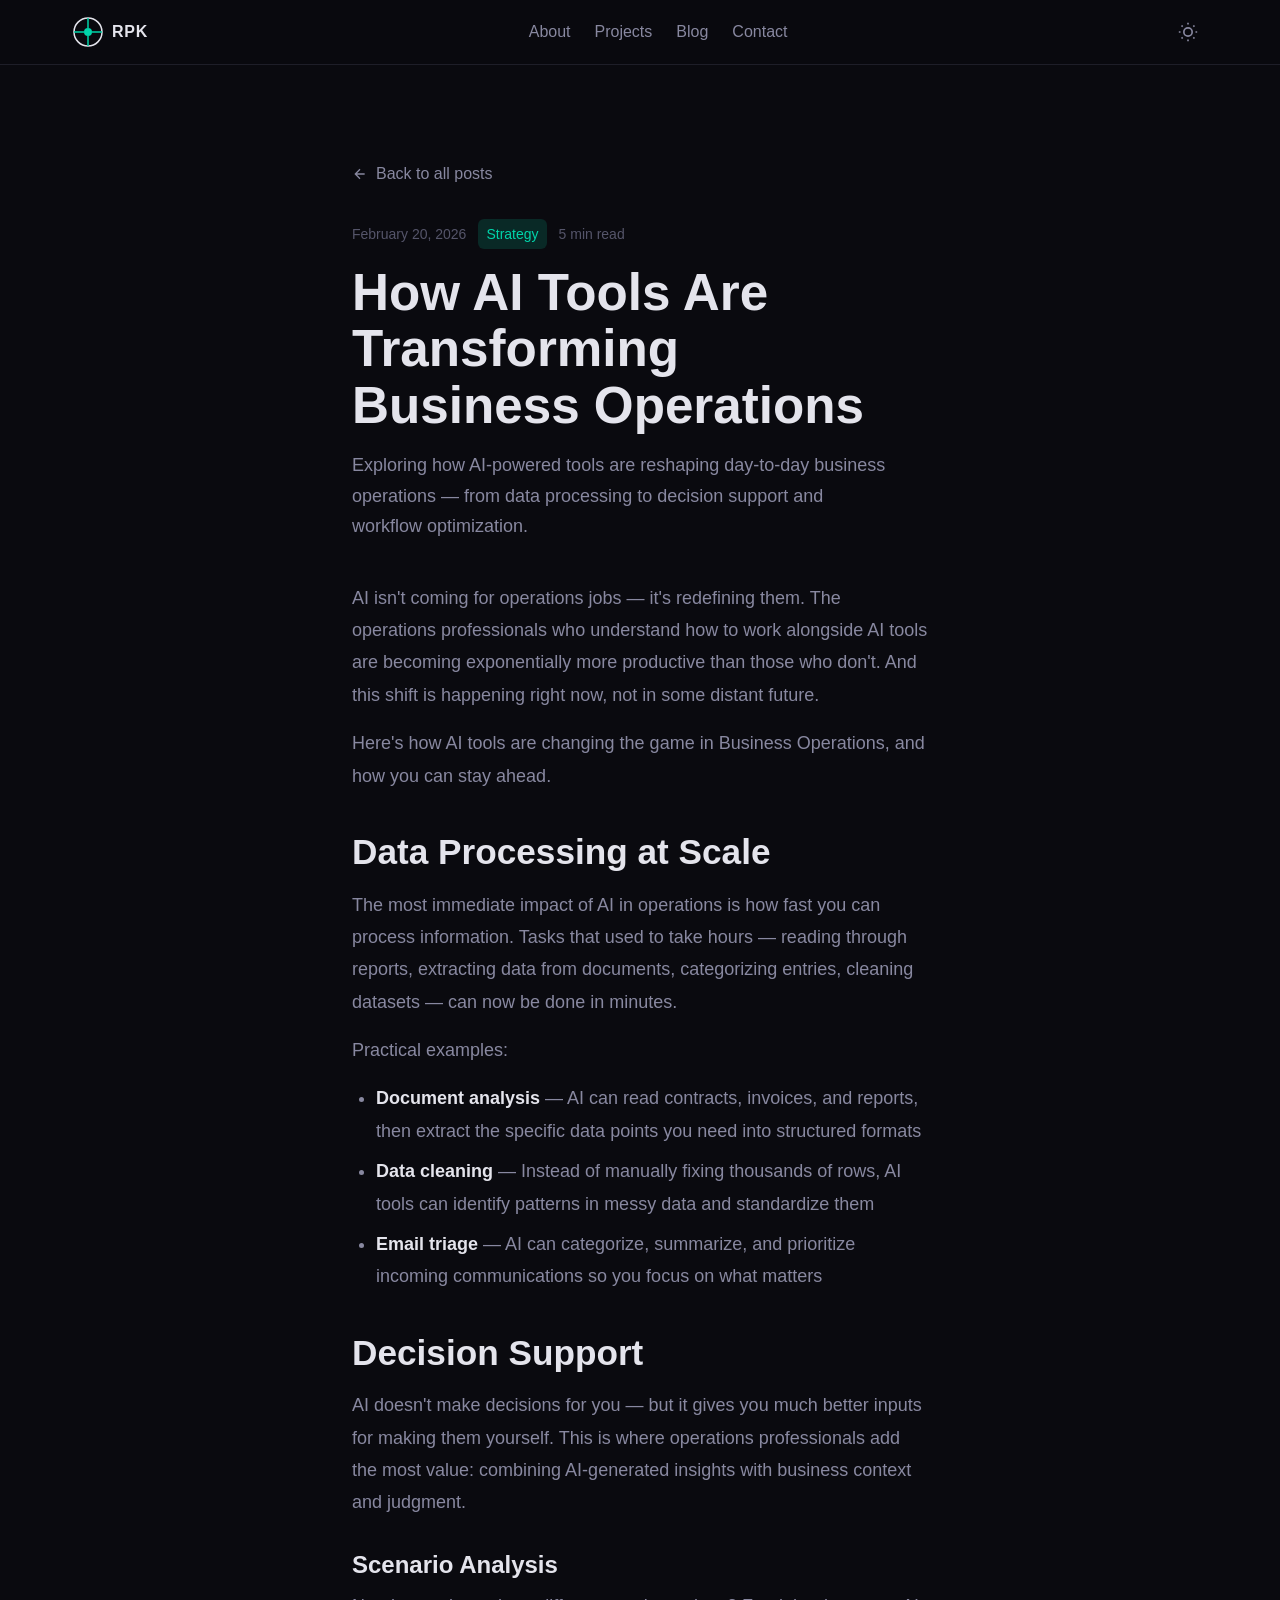
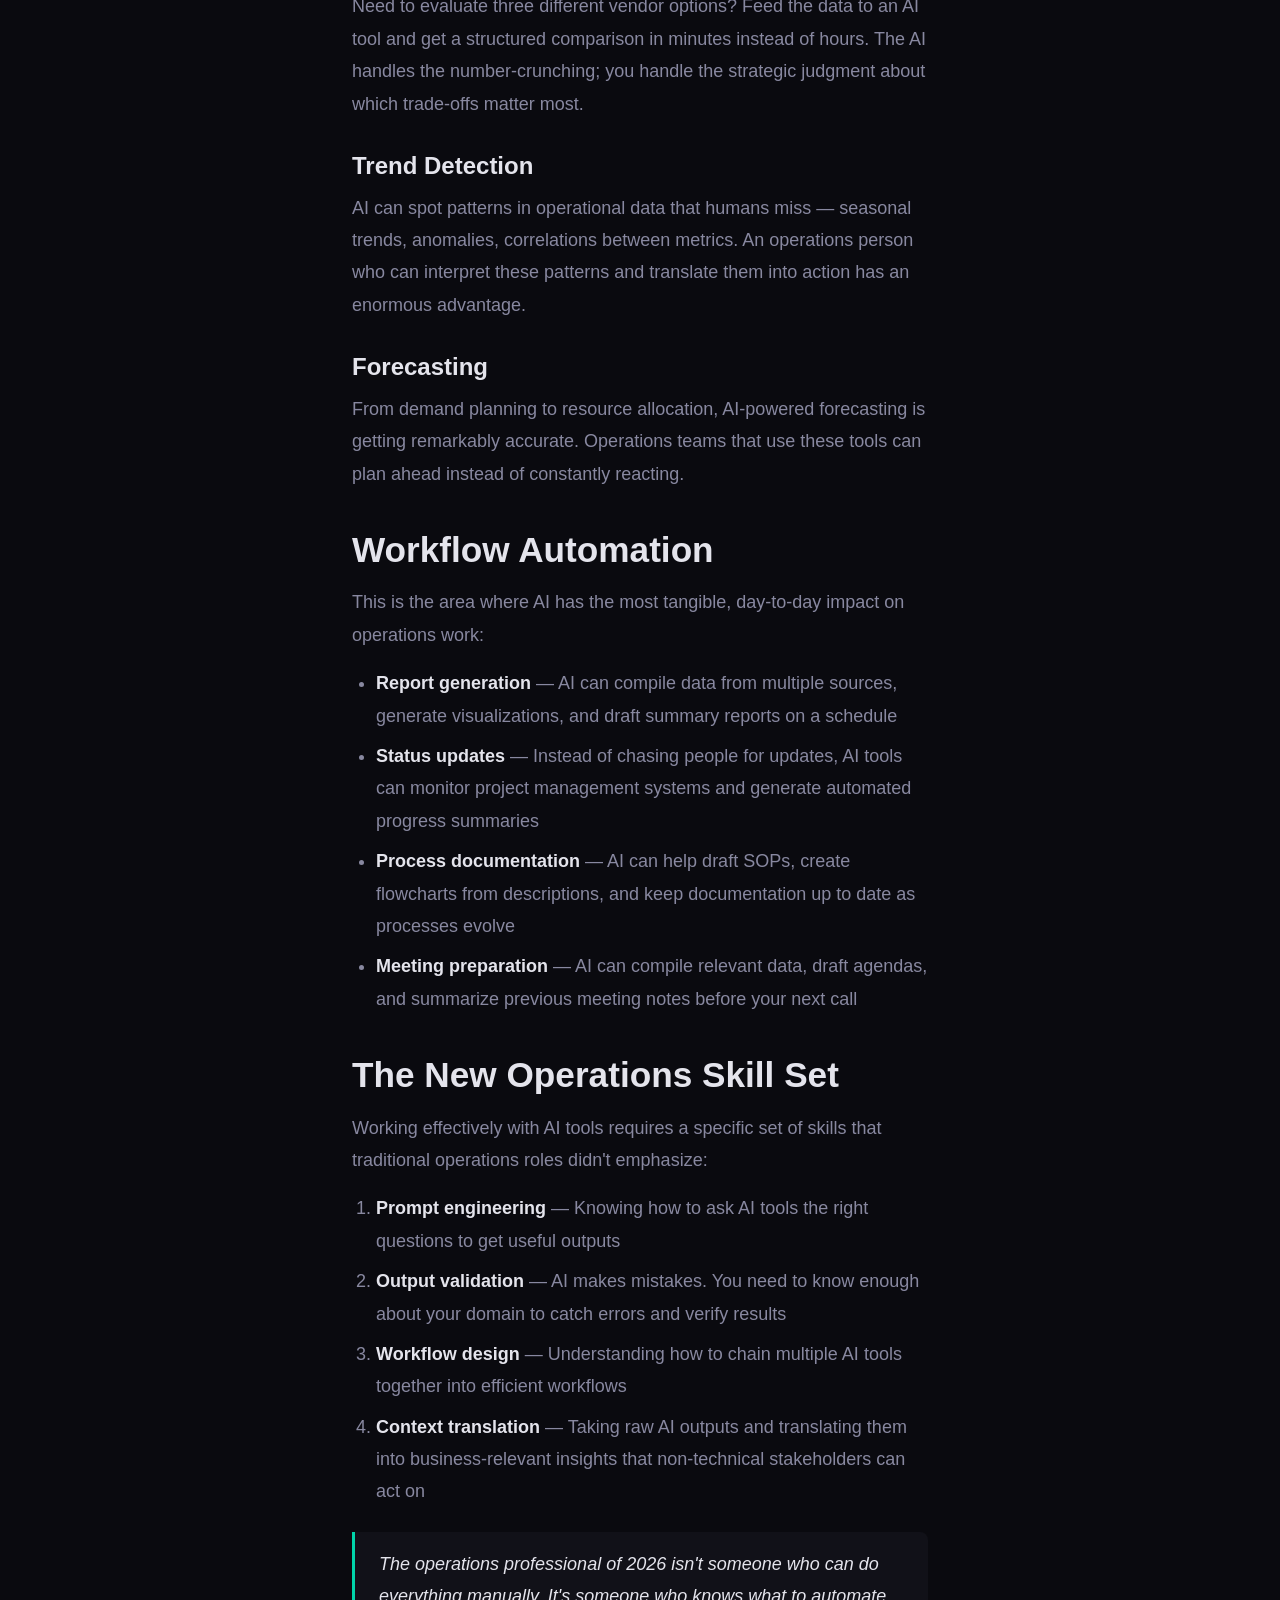
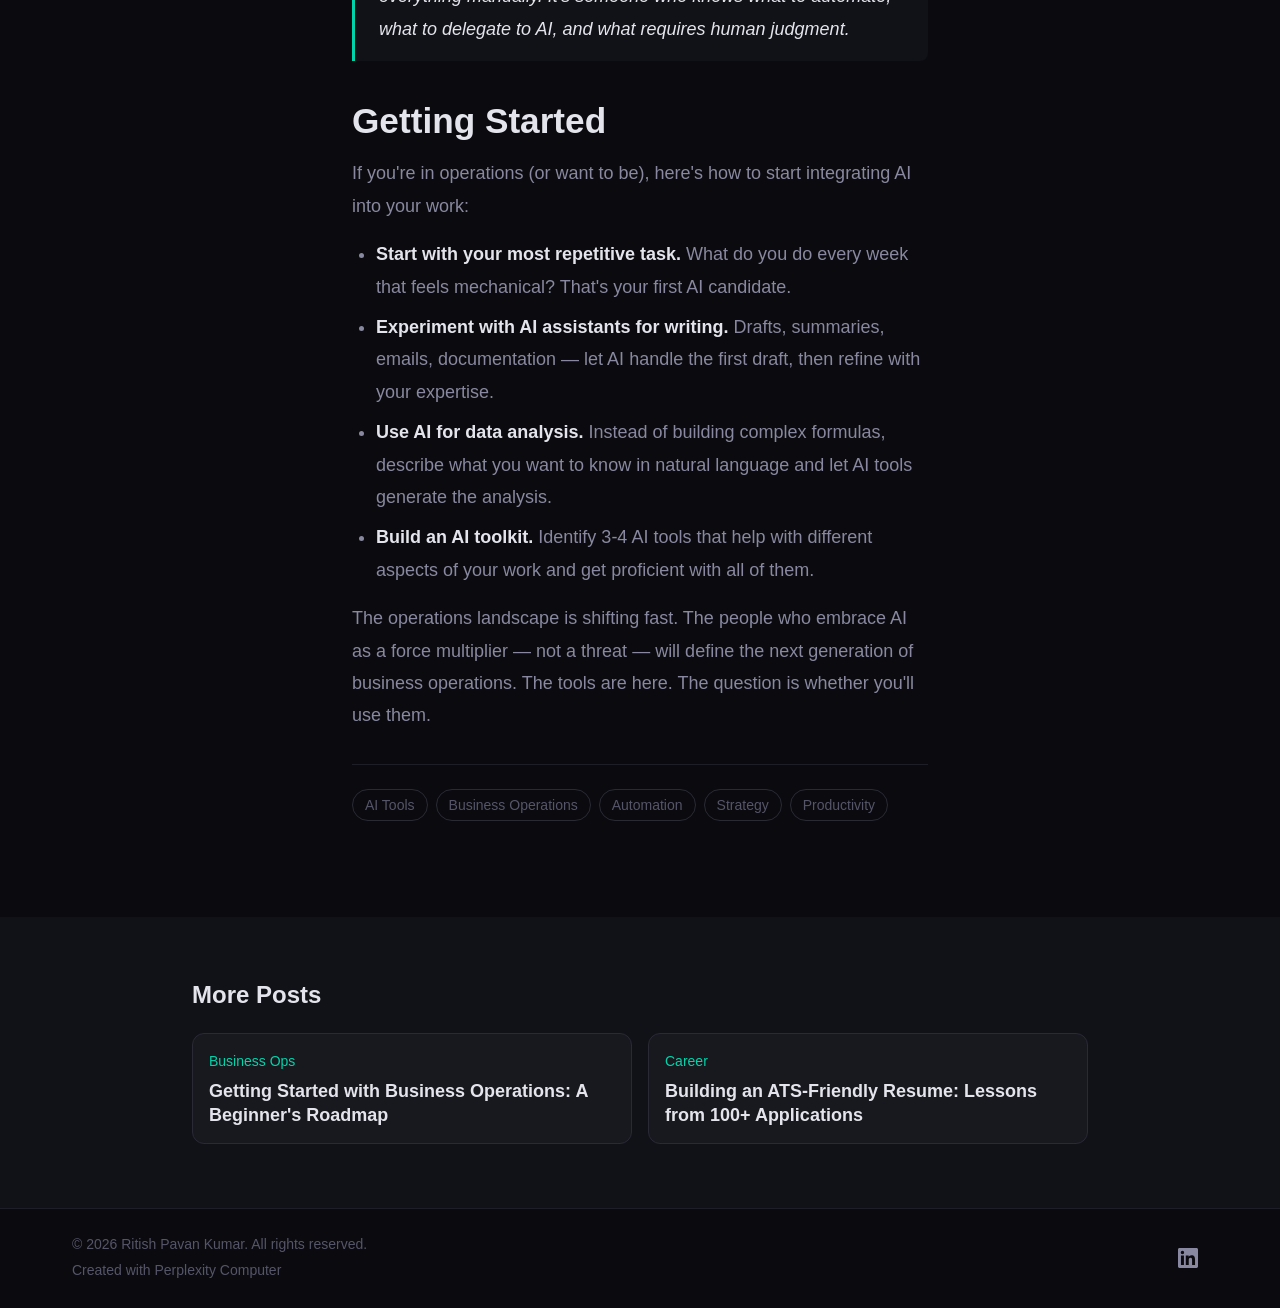
<file: blog/ai-tools-business-operations.html>
<!DOCTYPE html>
<html lang="en" data-theme="dark">
<head>
<!--
   ______                            __
  / ____/___  ____ ___  ____  __  __/ /____  _____
 / /   / __ \/ __ `__ \/ __ \/ / / / __/ _ \/ ___/
/ /___/ /_/ / / / / / / /_/ / /_/ / /_/  __/ /
\____/\____/_/ /_/ /_/ .___/\__,_/\__/\___/_/
                    /_/
        Created with Perplexity Computer
        https://www.perplexity.ai/computer
-->
<meta name="generator" content="Perplexity Computer">
<meta name="author" content="Perplexity Computer">
<meta property="og:see_also" content="https://www.perplexity.ai/computer">
<link rel="author" href="https://www.perplexity.ai/computer">

<meta charset="UTF-8">
<meta name="viewport" content="width=device-width, initial-scale=1.0">
<title>How AI Tools Are Transforming Business Operations — Ritish Pavan Kumar</title>
<meta name="description" content="Exploring how AI-powered tools are reshaping day-to-day business operations — from data processing to decision support and workflow optimization.">

<link href="https://api.fontshare.com/v2/css?f[]=clash-display@400,500,600,700&f[]=satoshi@300,400,500,700&display=swap" rel="stylesheet">
<link rel="stylesheet" href="../base.css">
<link rel="stylesheet" href="../style.css">
<link rel="stylesheet" href="../blog.css">
</head>
<body>

<header class="header" id="header">
  <div class="header__inner">
    <a href="../index.html" class="header__logo" aria-label="Home">
      <svg width="32" height="32" viewBox="0 0 32 32" fill="none" aria-hidden="true">
        <circle cx="16" cy="16" r="14" stroke="currentColor" stroke-width="1.5"/>
        <circle cx="16" cy="16" r="4" fill="var(--color-accent)"/>
        <line x1="16" y1="2" x2="16" y2="12" stroke="var(--color-accent)" stroke-width="1.5"/>
        <line x1="16" y1="20" x2="16" y2="30" stroke="var(--color-accent)" stroke-width="1.5"/>
        <line x1="2" y1="16" x2="12" y2="16" stroke="var(--color-accent)" stroke-width="1.5"/>
        <line x1="20" y1="16" x2="30" y2="16" stroke="var(--color-accent)" stroke-width="1.5"/>
      </svg>
      <span class="header__name">RPK</span>
    </a>
    <nav class="header__nav" aria-label="Primary">
      <a href="../index.html#about" class="nav-link">About</a>
      <a href="../index.html#projects" class="nav-link">Projects</a>
      <a href="../index.html#blog" class="nav-link">Blog</a>
      <a href="../index.html#contact" class="nav-link">Contact</a>
    </nav>
    <div class="header__actions">
      <button data-theme-toggle aria-label="Switch to light mode" class="theme-toggle">
        <svg width="20" height="20" viewBox="0 0 24 24" fill="none" stroke="currentColor" stroke-width="2">
          <circle cx="12" cy="12" r="5"/><path d="M12 1v2M12 21v2M4.22 4.22l1.42 1.42M18.36 18.36l1.42 1.42M1 12h2M21 12h2M4.22 19.78l1.42-1.42M18.36 5.64l1.42-1.42"/>
        </svg>
      </button>
    </div>
  </div>
</header>

<main>
  <section class="post-header">
    <div class="container">
      <a href="../index.html#blog" class="post-back">
        <svg viewBox="0 0 24 24" fill="none" stroke="currentColor" stroke-width="2"><path d="M19 12H5M12 19l-7-7 7-7"/></svg>
        Back to all posts
      </a>
      <div class="post-meta">
        <time>February 20, 2026</time>
        <span class="post-category">Strategy</span>
        <span class="post-read-time">5 min read</span>
      </div>
      <h1 class="post-title">How AI Tools Are Transforming Business Operations</h1>
      <p class="post-subtitle">Exploring how AI-powered tools are reshaping day-to-day business operations — from data processing to decision support and workflow optimization.</p>
    </div>
  </section>

  <section class="post-body">
    <div class="container">
      <article class="post-content">

        <p>AI isn't coming for operations jobs — it's redefining them. The operations professionals who understand how to work alongside AI tools are becoming exponentially more productive than those who don't. And this shift is happening right now, not in some distant future.</p>

        <p>Here's how AI tools are changing the game in Business Operations, and how you can stay ahead.</p>

        <h2>Data Processing at Scale</h2>

        <p>The most immediate impact of AI in operations is how fast you can process information. Tasks that used to take hours — reading through reports, extracting data from documents, categorizing entries, cleaning datasets — can now be done in minutes.</p>

        <p>Practical examples:</p>

        <ul>
          <li><strong>Document analysis</strong> — AI can read contracts, invoices, and reports, then extract the specific data points you need into structured formats</li>
          <li><strong>Data cleaning</strong> — Instead of manually fixing thousands of rows, AI tools can identify patterns in messy data and standardize them</li>
          <li><strong>Email triage</strong> — AI can categorize, summarize, and prioritize incoming communications so you focus on what matters</li>
        </ul>

        <h2>Decision Support</h2>

        <p>AI doesn't make decisions for you — but it gives you much better inputs for making them yourself. This is where operations professionals add the most value: combining AI-generated insights with business context and judgment.</p>

        <h3>Scenario Analysis</h3>
        <p>Need to evaluate three different vendor options? Feed the data to an AI tool and get a structured comparison in minutes instead of hours. The AI handles the number-crunching; you handle the strategic judgment about which trade-offs matter most.</p>

        <h3>Trend Detection</h3>
        <p>AI can spot patterns in operational data that humans miss — seasonal trends, anomalies, correlations between metrics. An operations person who can interpret these patterns and translate them into action has an enormous advantage.</p>

        <h3>Forecasting</h3>
        <p>From demand planning to resource allocation, AI-powered forecasting is getting remarkably accurate. Operations teams that use these tools can plan ahead instead of constantly reacting.</p>

        <h2>Workflow Automation</h2>

        <p>This is the area where AI has the most tangible, day-to-day impact on operations work:</p>

        <ul>
          <li><strong>Report generation</strong> — AI can compile data from multiple sources, generate visualizations, and draft summary reports on a schedule</li>
          <li><strong>Status updates</strong> — Instead of chasing people for updates, AI tools can monitor project management systems and generate automated progress summaries</li>
          <li><strong>Process documentation</strong> — AI can help draft SOPs, create flowcharts from descriptions, and keep documentation up to date as processes evolve</li>
          <li><strong>Meeting preparation</strong> — AI can compile relevant data, draft agendas, and summarize previous meeting notes before your next call</li>
        </ul>

        <h2>The New Operations Skill Set</h2>

        <p>Working effectively with AI tools requires a specific set of skills that traditional operations roles didn't emphasize:</p>

        <ol>
          <li><strong>Prompt engineering</strong> — Knowing how to ask AI tools the right questions to get useful outputs</li>
          <li><strong>Output validation</strong> — AI makes mistakes. You need to know enough about your domain to catch errors and verify results</li>
          <li><strong>Workflow design</strong> — Understanding how to chain multiple AI tools together into efficient workflows</li>
          <li><strong>Context translation</strong> — Taking raw AI outputs and translating them into business-relevant insights that non-technical stakeholders can act on</li>
        </ol>

        <blockquote>
          <p>The operations professional of 2026 isn't someone who can do everything manually. It's someone who knows what to automate, what to delegate to AI, and what requires human judgment.</p>
        </blockquote>

        <h2>Getting Started</h2>

        <p>If you're in operations (or want to be), here's how to start integrating AI into your work:</p>

        <ul>
          <li><strong>Start with your most repetitive task.</strong> What do you do every week that feels mechanical? That's your first AI candidate.</li>
          <li><strong>Experiment with AI assistants for writing.</strong> Drafts, summaries, emails, documentation — let AI handle the first draft, then refine with your expertise.</li>
          <li><strong>Use AI for data analysis.</strong> Instead of building complex formulas, describe what you want to know in natural language and let AI tools generate the analysis.</li>
          <li><strong>Build an AI toolkit.</strong> Identify 3-4 AI tools that help with different aspects of your work and get proficient with all of them.</li>
        </ul>

        <p>The operations landscape is shifting fast. The people who embrace AI as a force multiplier — not a threat — will define the next generation of business operations. The tools are here. The question is whether you'll use them.</p>

        <div class="post-tags">
          <span>AI Tools</span>
          <span>Business Operations</span>
          <span>Automation</span>
          <span>Strategy</span>
          <span>Productivity</span>
        </div>
      </article>
    </div>
  </section>

  <section class="related-posts">
    <div class="container">
      <h2 class="related-posts__title">More Posts</h2>
      <div class="related-posts__grid">
        <a href="./getting-started-business-operations.html" class="related-card">
          <div class="related-card__category">Business Ops</div>
          <div class="related-card__title">Getting Started with Business Operations: A Beginner's Roadmap</div>
        </a>
        <a href="./ats-friendly-resume.html" class="related-card">
          <div class="related-card__category">Career</div>
          <div class="related-card__title">Building an ATS-Friendly Resume: Lessons from 100+ Applications</div>
        </a>
      </div>
    </div>
  </section>
</main>

<footer class="footer">
  <div class="container footer__inner">
    <div class="footer__left">
      <p class="footer__copy">&copy; 2026 Ritish Pavan Kumar. All rights reserved.</p>
      <a href="https://www.perplexity.ai/computer" target="_blank" rel="noopener noreferrer" class="footer__attribution">Created with Perplexity Computer</a>
    </div>
    <div class="footer__social">
      <a href="https://www.linkedin.com/in/ritishpavankumar" target="_blank" rel="noopener noreferrer" aria-label="LinkedIn" class="social-icon">
        <svg width="20" height="20" viewBox="0 0 24 24" fill="currentColor"><path d="M20.447 20.452h-3.554v-5.569c0-1.328-.027-3.037-1.852-3.037-1.853 0-2.136 1.445-2.136 2.939v5.667H9.351V9h3.414v1.561h.046c.477-.9 1.637-1.85 3.37-1.85 3.601 0 4.267 2.37 4.267 5.455v6.286zM5.337 7.433a2.062 2.062 0 01-2.063-2.065 2.064 2.064 0 112.063 2.065zm1.782 13.019H3.555V9h3.564v11.452zM22.225 0H1.771C.792 0 0 .774 0 1.729v20.542C0 23.227.792 24 1.771 24h20.451C23.2 24 24 23.227 24 22.271V1.729C24 .774 23.2 0 22.222 0h.003z"/></svg>
      </a>
    </div>
  </div>
</footer>

<script src="../app.js" defer></script>
</body>
</html>
</file>
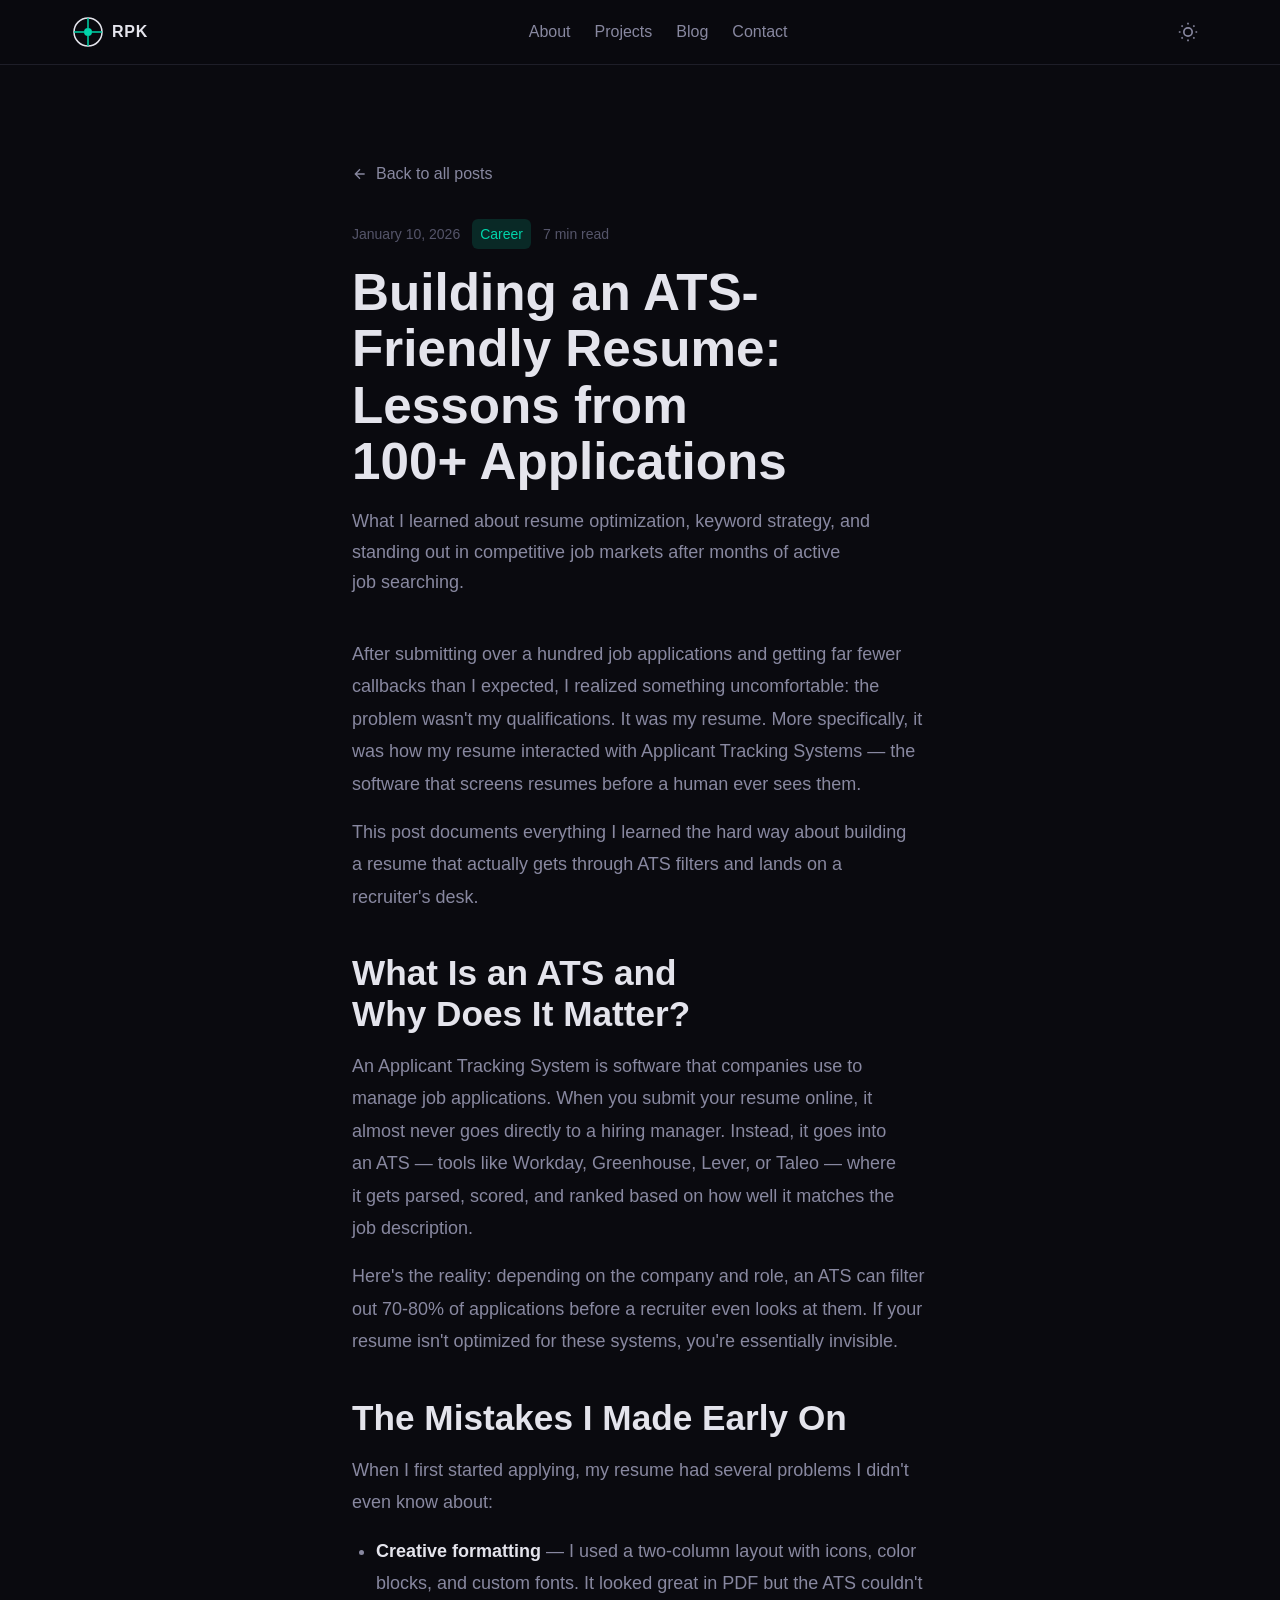
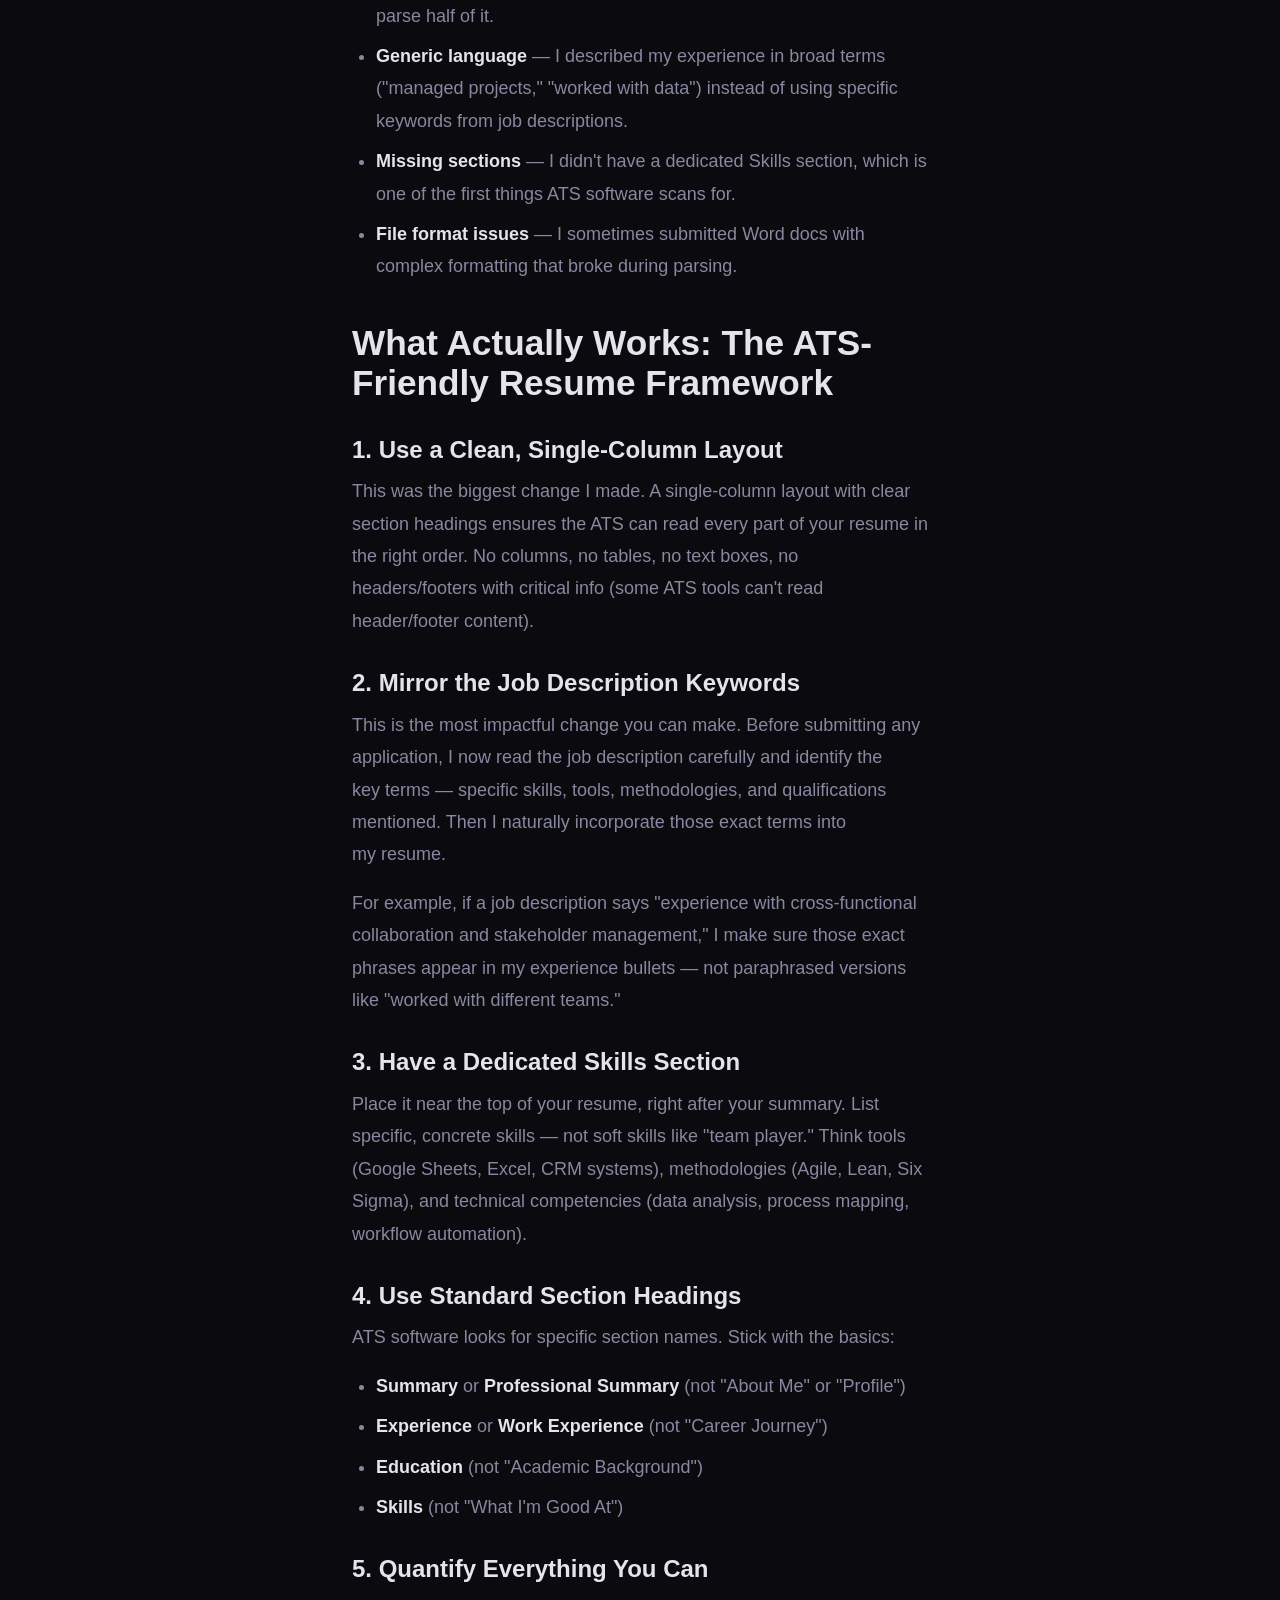
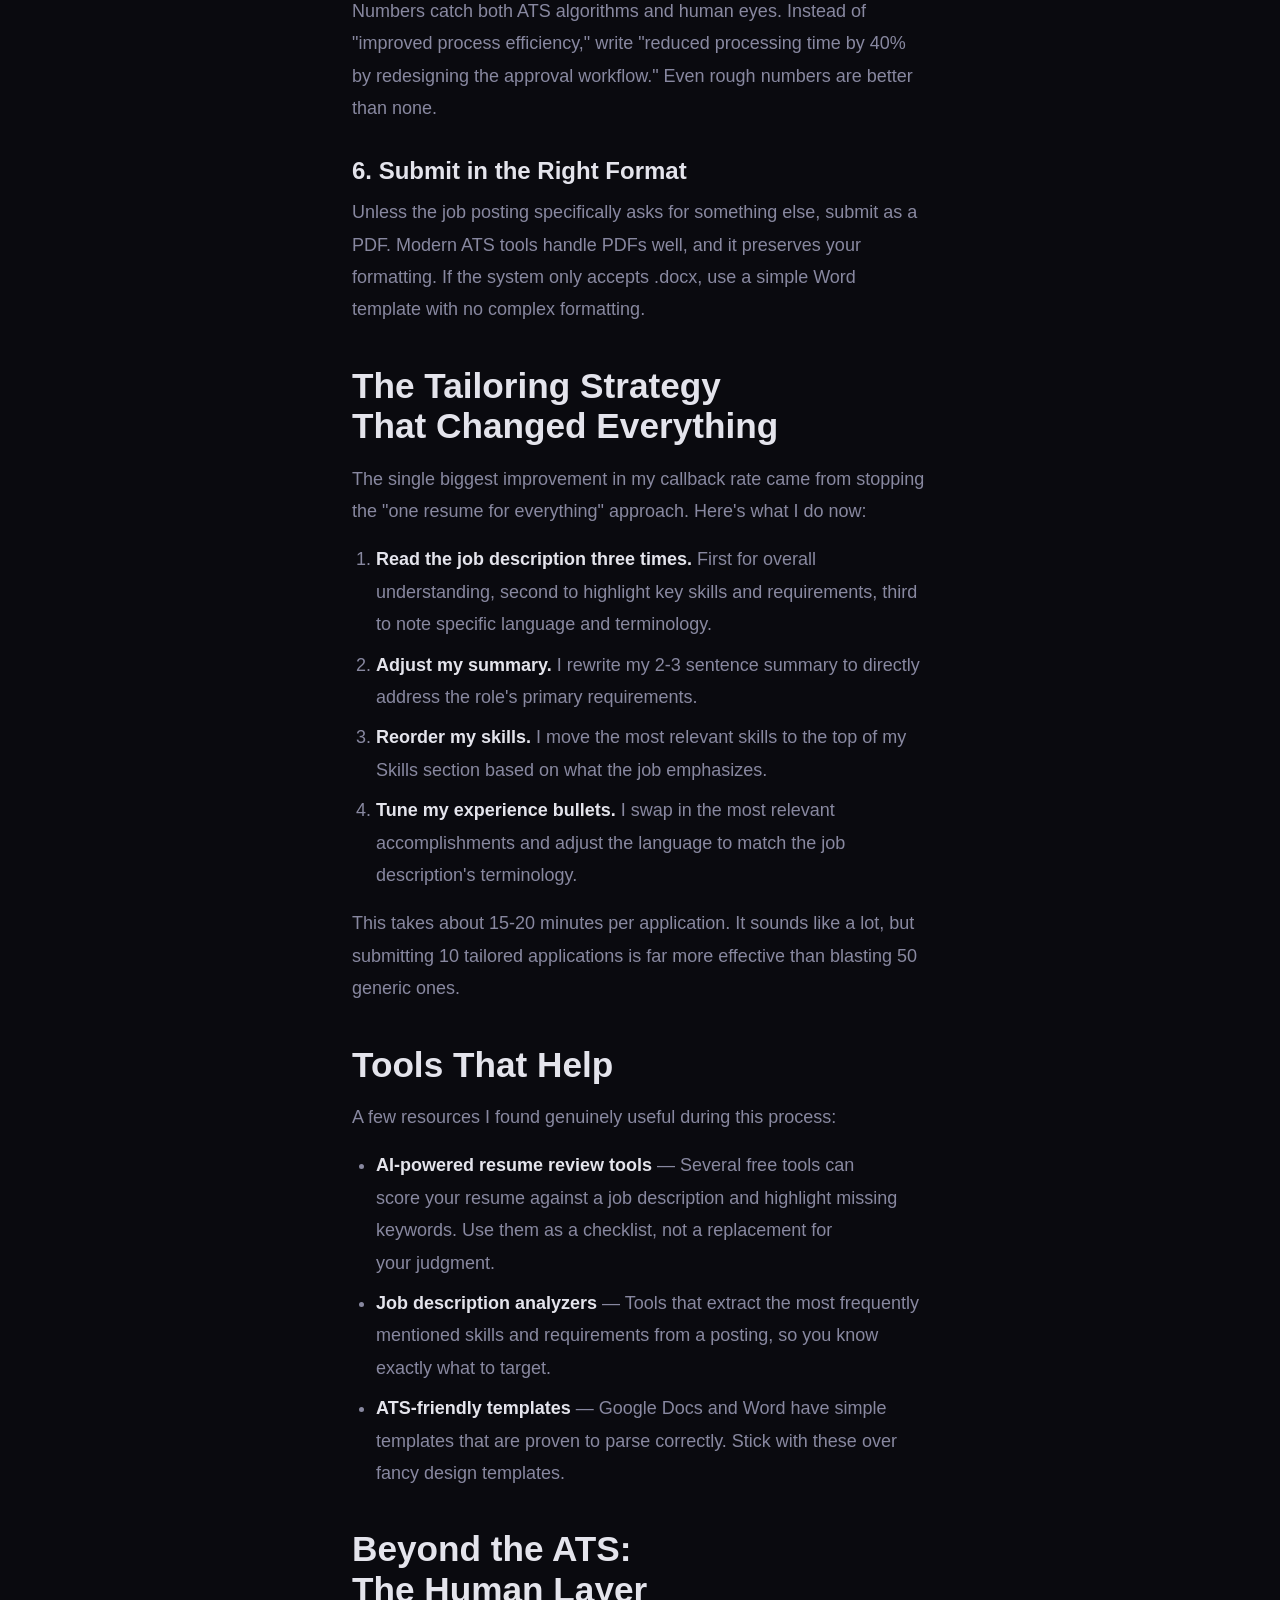
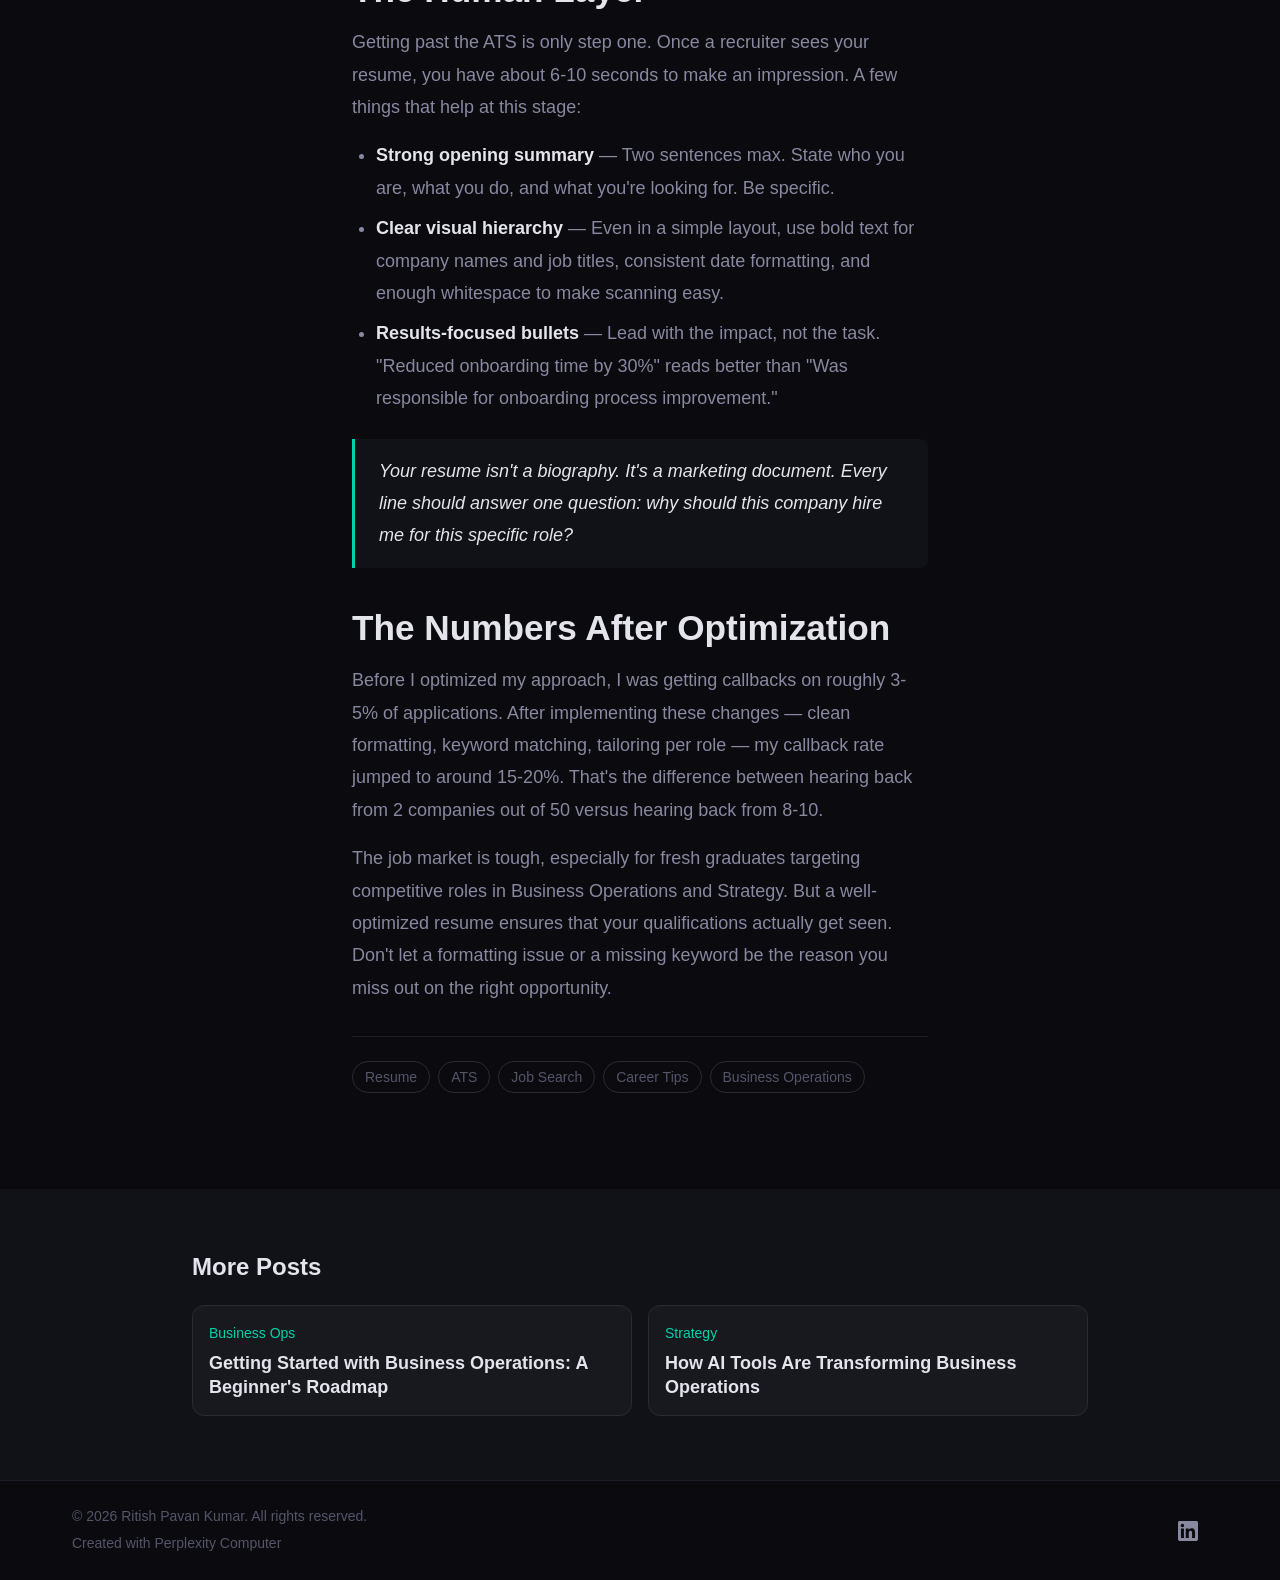
<file: blog/ats-friendly-resume.html>
<!DOCTYPE html>
<html lang="en" data-theme="dark">
<head>
<!--
   ______                            __
  / ____/___  ____ ___  ____  __  __/ /____  _____
 / /   / __ \/ __ `__ \/ __ \/ / / / __/ _ \/ ___/
/ /___/ /_/ / / / / / / /_/ / /_/ / /_/  __/ /
\____/\____/_/ /_/ /_/ .___/\__,_/\__/\___/_/
                    /_/
        Created with Perplexity Computer
        https://www.perplexity.ai/computer
-->
<meta name="generator" content="Perplexity Computer">
<meta name="author" content="Perplexity Computer">
<meta property="og:see_also" content="https://www.perplexity.ai/computer">
<link rel="author" href="https://www.perplexity.ai/computer">

<meta charset="UTF-8">
<meta name="viewport" content="width=device-width, initial-scale=1.0">
<title>Building an ATS-Friendly Resume: Lessons from 100+ Applications — Ritish Pavan Kumar</title>
<meta name="description" content="What I learned about resume optimization, keyword strategy, and standing out in competitive job markets after months of active job searching.">

<link href="https://api.fontshare.com/v2/css?f[]=clash-display@400,500,600,700&f[]=satoshi@300,400,500,700&display=swap" rel="stylesheet">
<link rel="stylesheet" href="../base.css">
<link rel="stylesheet" href="../style.css">
<link rel="stylesheet" href="../blog.css">
</head>
<body>

<!-- Header -->
<header class="header" id="header">
  <div class="header__inner">
    <a href="../index.html" class="header__logo" aria-label="Home">
      <svg width="32" height="32" viewBox="0 0 32 32" fill="none" aria-hidden="true">
        <circle cx="16" cy="16" r="14" stroke="currentColor" stroke-width="1.5"/>
        <circle cx="16" cy="16" r="4" fill="var(--color-accent)"/>
        <line x1="16" y1="2" x2="16" y2="12" stroke="var(--color-accent)" stroke-width="1.5"/>
        <line x1="16" y1="20" x2="16" y2="30" stroke="var(--color-accent)" stroke-width="1.5"/>
        <line x1="2" y1="16" x2="12" y2="16" stroke="var(--color-accent)" stroke-width="1.5"/>
        <line x1="20" y1="16" x2="30" y2="16" stroke="var(--color-accent)" stroke-width="1.5"/>
      </svg>
      <span class="header__name">RPK</span>
    </a>
    <nav class="header__nav" aria-label="Primary">
      <a href="../index.html#about" class="nav-link">About</a>
      <a href="../index.html#projects" class="nav-link">Projects</a>
      <a href="../index.html#blog" class="nav-link">Blog</a>
      <a href="../index.html#contact" class="nav-link">Contact</a>
    </nav>
    <div class="header__actions">
      <button data-theme-toggle aria-label="Switch to light mode" class="theme-toggle">
        <svg width="20" height="20" viewBox="0 0 24 24" fill="none" stroke="currentColor" stroke-width="2">
          <circle cx="12" cy="12" r="5"/><path d="M12 1v2M12 21v2M4.22 4.22l1.42 1.42M18.36 18.36l1.42 1.42M1 12h2M21 12h2M4.22 19.78l1.42-1.42M18.36 5.64l1.42-1.42"/>
        </svg>
      </button>
    </div>
  </div>
</header>

<main>
  <!-- Post Header -->
  <section class="post-header">
    <div class="container">
      <a href="../index.html#blog" class="post-back">
        <svg viewBox="0 0 24 24" fill="none" stroke="currentColor" stroke-width="2"><path d="M19 12H5M12 19l-7-7 7-7"/></svg>
        Back to all posts
      </a>
      <div class="post-meta">
        <time>January 10, 2026</time>
        <span class="post-category">Career</span>
        <span class="post-read-time">7 min read</span>
      </div>
      <h1 class="post-title">Building an ATS-Friendly Resume: Lessons from 100+ Applications</h1>
      <p class="post-subtitle">What I learned about resume optimization, keyword strategy, and standing out in competitive job markets after months of active job searching.</p>
    </div>
  </section>

  <!-- Post Body -->
  <section class="post-body">
    <div class="container">
      <article class="post-content">

        <p>After submitting over a hundred job applications and getting far fewer callbacks than I expected, I realized something uncomfortable: the problem wasn't my qualifications. It was my resume. More specifically, it was how my resume interacted with Applicant Tracking Systems — the software that screens resumes before a human ever sees them.</p>

        <p>This post documents everything I learned the hard way about building a resume that actually gets through ATS filters and lands on a recruiter's desk.</p>

        <h2>What Is an ATS and Why Does It Matter?</h2>

        <p>An Applicant Tracking System is software that companies use to manage job applications. When you submit your resume online, it almost never goes directly to a hiring manager. Instead, it goes into an ATS — tools like Workday, Greenhouse, Lever, or Taleo — where it gets parsed, scored, and ranked based on how well it matches the job description.</p>

        <p>Here's the reality: depending on the company and role, an ATS can filter out 70-80% of applications before a recruiter even looks at them. If your resume isn't optimized for these systems, you're essentially invisible.</p>

        <h2>The Mistakes I Made Early On</h2>

        <p>When I first started applying, my resume had several problems I didn't even know about:</p>

        <ul>
          <li><strong>Creative formatting</strong> — I used a two-column layout with icons, color blocks, and custom fonts. It looked great in PDF but the ATS couldn't parse half of it.</li>
          <li><strong>Generic language</strong> — I described my experience in broad terms ("managed projects," "worked with data") instead of using specific keywords from job descriptions.</li>
          <li><strong>Missing sections</strong> — I didn't have a dedicated Skills section, which is one of the first things ATS software scans for.</li>
          <li><strong>File format issues</strong> — I sometimes submitted Word docs with complex formatting that broke during parsing.</li>
        </ul>

        <h2>What Actually Works: The ATS-Friendly Resume Framework</h2>

        <h3>1. Use a Clean, Single-Column Layout</h3>
        <p>This was the biggest change I made. A single-column layout with clear section headings ensures the ATS can read every part of your resume in the right order. No columns, no tables, no text boxes, no headers/footers with critical info (some ATS tools can't read header/footer content).</p>

        <h3>2. Mirror the Job Description Keywords</h3>
        <p>This is the most impactful change you can make. Before submitting any application, I now read the job description carefully and identify the key terms — specific skills, tools, methodologies, and qualifications mentioned. Then I naturally incorporate those exact terms into my resume.</p>

        <p>For example, if a job description says "experience with cross-functional collaboration and stakeholder management," I make sure those exact phrases appear in my experience bullets — not paraphrased versions like "worked with different teams."</p>

        <h3>3. Have a Dedicated Skills Section</h3>
        <p>Place it near the top of your resume, right after your summary. List specific, concrete skills — not soft skills like "team player." Think tools (Google Sheets, Excel, CRM systems), methodologies (Agile, Lean, Six Sigma), and technical competencies (data analysis, process mapping, workflow automation).</p>

        <h3>4. Use Standard Section Headings</h3>
        <p>ATS software looks for specific section names. Stick with the basics:</p>

        <ul>
          <li><strong>Summary</strong> or <strong>Professional Summary</strong> (not "About Me" or "Profile")</li>
          <li><strong>Experience</strong> or <strong>Work Experience</strong> (not "Career Journey")</li>
          <li><strong>Education</strong> (not "Academic Background")</li>
          <li><strong>Skills</strong> (not "What I'm Good At")</li>
        </ul>

        <h3>5. Quantify Everything You Can</h3>
        <p>Numbers catch both ATS algorithms and human eyes. Instead of "improved process efficiency," write "reduced processing time by 40% by redesigning the approval workflow." Even rough numbers are better than none.</p>

        <h3>6. Submit in the Right Format</h3>
        <p>Unless the job posting specifically asks for something else, submit as a PDF. Modern ATS tools handle PDFs well, and it preserves your formatting. If the system only accepts .docx, use a simple Word template with no complex formatting.</p>

        <h2>The Tailoring Strategy That Changed Everything</h2>

        <p>The single biggest improvement in my callback rate came from stopping the "one resume for everything" approach. Here's what I do now:</p>

        <ol>
          <li><strong>Read the job description three times.</strong> First for overall understanding, second to highlight key skills and requirements, third to note specific language and terminology.</li>
          <li><strong>Adjust my summary.</strong> I rewrite my 2-3 sentence summary to directly address the role's primary requirements.</li>
          <li><strong>Reorder my skills.</strong> I move the most relevant skills to the top of my Skills section based on what the job emphasizes.</li>
          <li><strong>Tune my experience bullets.</strong> I swap in the most relevant accomplishments and adjust the language to match the job description's terminology.</li>
        </ol>

        <p>This takes about 15-20 minutes per application. It sounds like a lot, but submitting 10 tailored applications is far more effective than blasting 50 generic ones.</p>

        <h2>Tools That Help</h2>

        <p>A few resources I found genuinely useful during this process:</p>

        <ul>
          <li><strong>AI-powered resume review tools</strong> — Several free tools can score your resume against a job description and highlight missing keywords. Use them as a checklist, not a replacement for your judgment.</li>
          <li><strong>Job description analyzers</strong> — Tools that extract the most frequently mentioned skills and requirements from a posting, so you know exactly what to target.</li>
          <li><strong>ATS-friendly templates</strong> — Google Docs and Word have simple templates that are proven to parse correctly. Stick with these over fancy design templates.</li>
        </ul>

        <h2>Beyond the ATS: The Human Layer</h2>

        <p>Getting past the ATS is only step one. Once a recruiter sees your resume, you have about 6-10 seconds to make an impression. A few things that help at this stage:</p>

        <ul>
          <li><strong>Strong opening summary</strong> — Two sentences max. State who you are, what you do, and what you're looking for. Be specific.</li>
          <li><strong>Clear visual hierarchy</strong> — Even in a simple layout, use bold text for company names and job titles, consistent date formatting, and enough whitespace to make scanning easy.</li>
          <li><strong>Results-focused bullets</strong> — Lead with the impact, not the task. "Reduced onboarding time by 30%" reads better than "Was responsible for onboarding process improvement."</li>
        </ul>

        <blockquote>
          <p>Your resume isn't a biography. It's a marketing document. Every line should answer one question: why should this company hire me for this specific role?</p>
        </blockquote>

        <h2>The Numbers After Optimization</h2>

        <p>Before I optimized my approach, I was getting callbacks on roughly 3-5% of applications. After implementing these changes — clean formatting, keyword matching, tailoring per role — my callback rate jumped to around 15-20%. That's the difference between hearing back from 2 companies out of 50 versus hearing back from 8-10.</p>

        <p>The job market is tough, especially for fresh graduates targeting competitive roles in Business Operations and Strategy. But a well-optimized resume ensures that your qualifications actually get seen. Don't let a formatting issue or a missing keyword be the reason you miss out on the right opportunity.</p>

        <div class="post-tags">
          <span>Resume</span>
          <span>ATS</span>
          <span>Job Search</span>
          <span>Career Tips</span>
          <span>Business Operations</span>
        </div>
      </article>
    </div>
  </section>

  <!-- Related Posts -->
  <section class="related-posts">
    <div class="container">
      <h2 class="related-posts__title">More Posts</h2>
      <div class="related-posts__grid">
        <a href="./getting-started-business-operations.html" class="related-card">
          <div class="related-card__category">Business Ops</div>
          <div class="related-card__title">Getting Started with Business Operations: A Beginner's Roadmap</div>
        </a>
        <a href="./ai-tools-business-operations.html" class="related-card">
          <div class="related-card__category">Strategy</div>
          <div class="related-card__title">How AI Tools Are Transforming Business Operations</div>
        </a>
      </div>
    </div>
  </section>
</main>

<footer class="footer">
  <div class="container footer__inner">
    <div class="footer__left">
      <p class="footer__copy">&copy; 2026 Ritish Pavan Kumar. All rights reserved.</p>
      <a href="https://www.perplexity.ai/computer" target="_blank" rel="noopener noreferrer" class="footer__attribution">Created with Perplexity Computer</a>
    </div>
    <div class="footer__social">
      <a href="https://www.linkedin.com/in/ritishpavankumar" target="_blank" rel="noopener noreferrer" aria-label="LinkedIn" class="social-icon">
        <svg width="20" height="20" viewBox="0 0 24 24" fill="currentColor"><path d="M20.447 20.452h-3.554v-5.569c0-1.328-.027-3.037-1.852-3.037-1.853 0-2.136 1.445-2.136 2.939v5.667H9.351V9h3.414v1.561h.046c.477-.9 1.637-1.85 3.37-1.85 3.601 0 4.267 2.37 4.267 5.455v6.286zM5.337 7.433a2.062 2.062 0 01-2.063-2.065 2.064 2.064 0 112.063 2.065zm1.782 13.019H3.555V9h3.564v11.452zM22.225 0H1.771C.792 0 0 .774 0 1.729v20.542C0 23.227.792 24 1.771 24h20.451C23.2 24 24 23.227 24 22.271V1.729C24 .774 23.2 0 22.222 0h.003z"/></svg>
      </a>
    </div>
  </div>
</footer>

<script src="../app.js" defer></script>
</body>
</html>
</file>
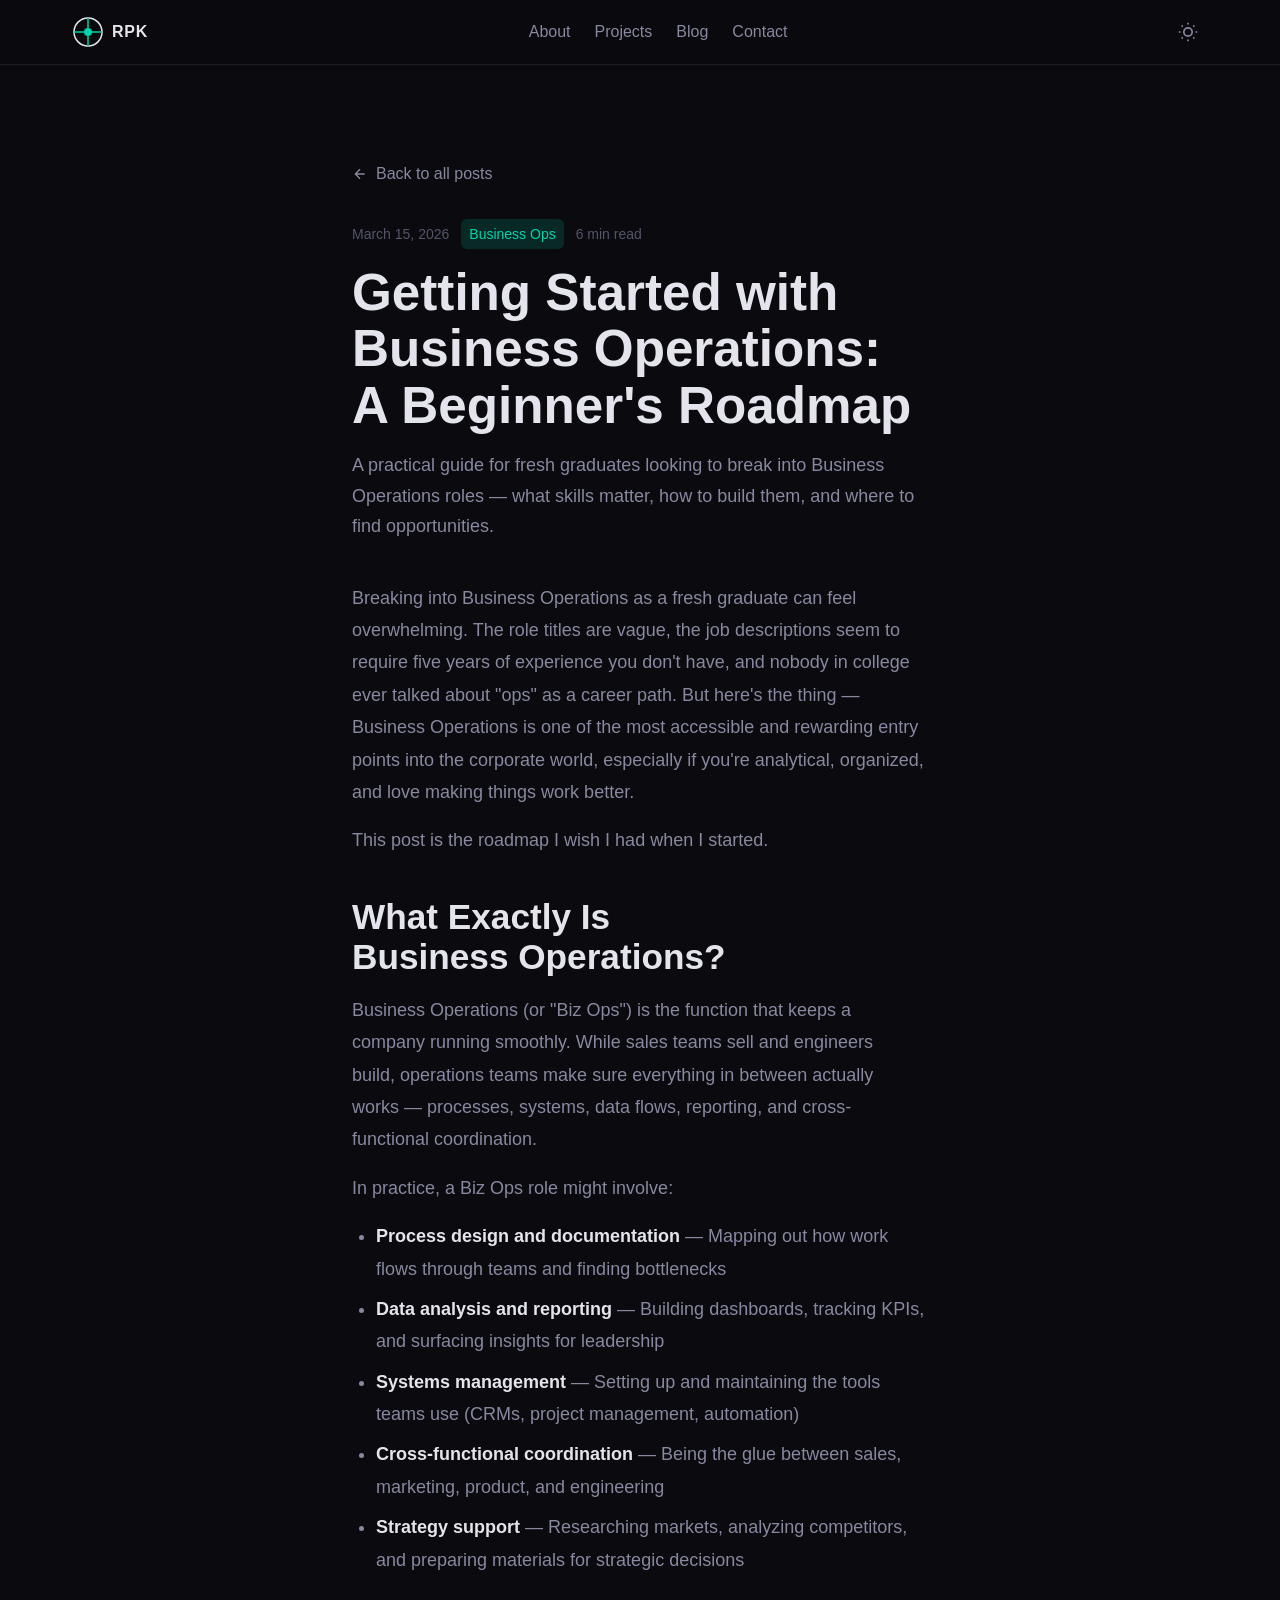
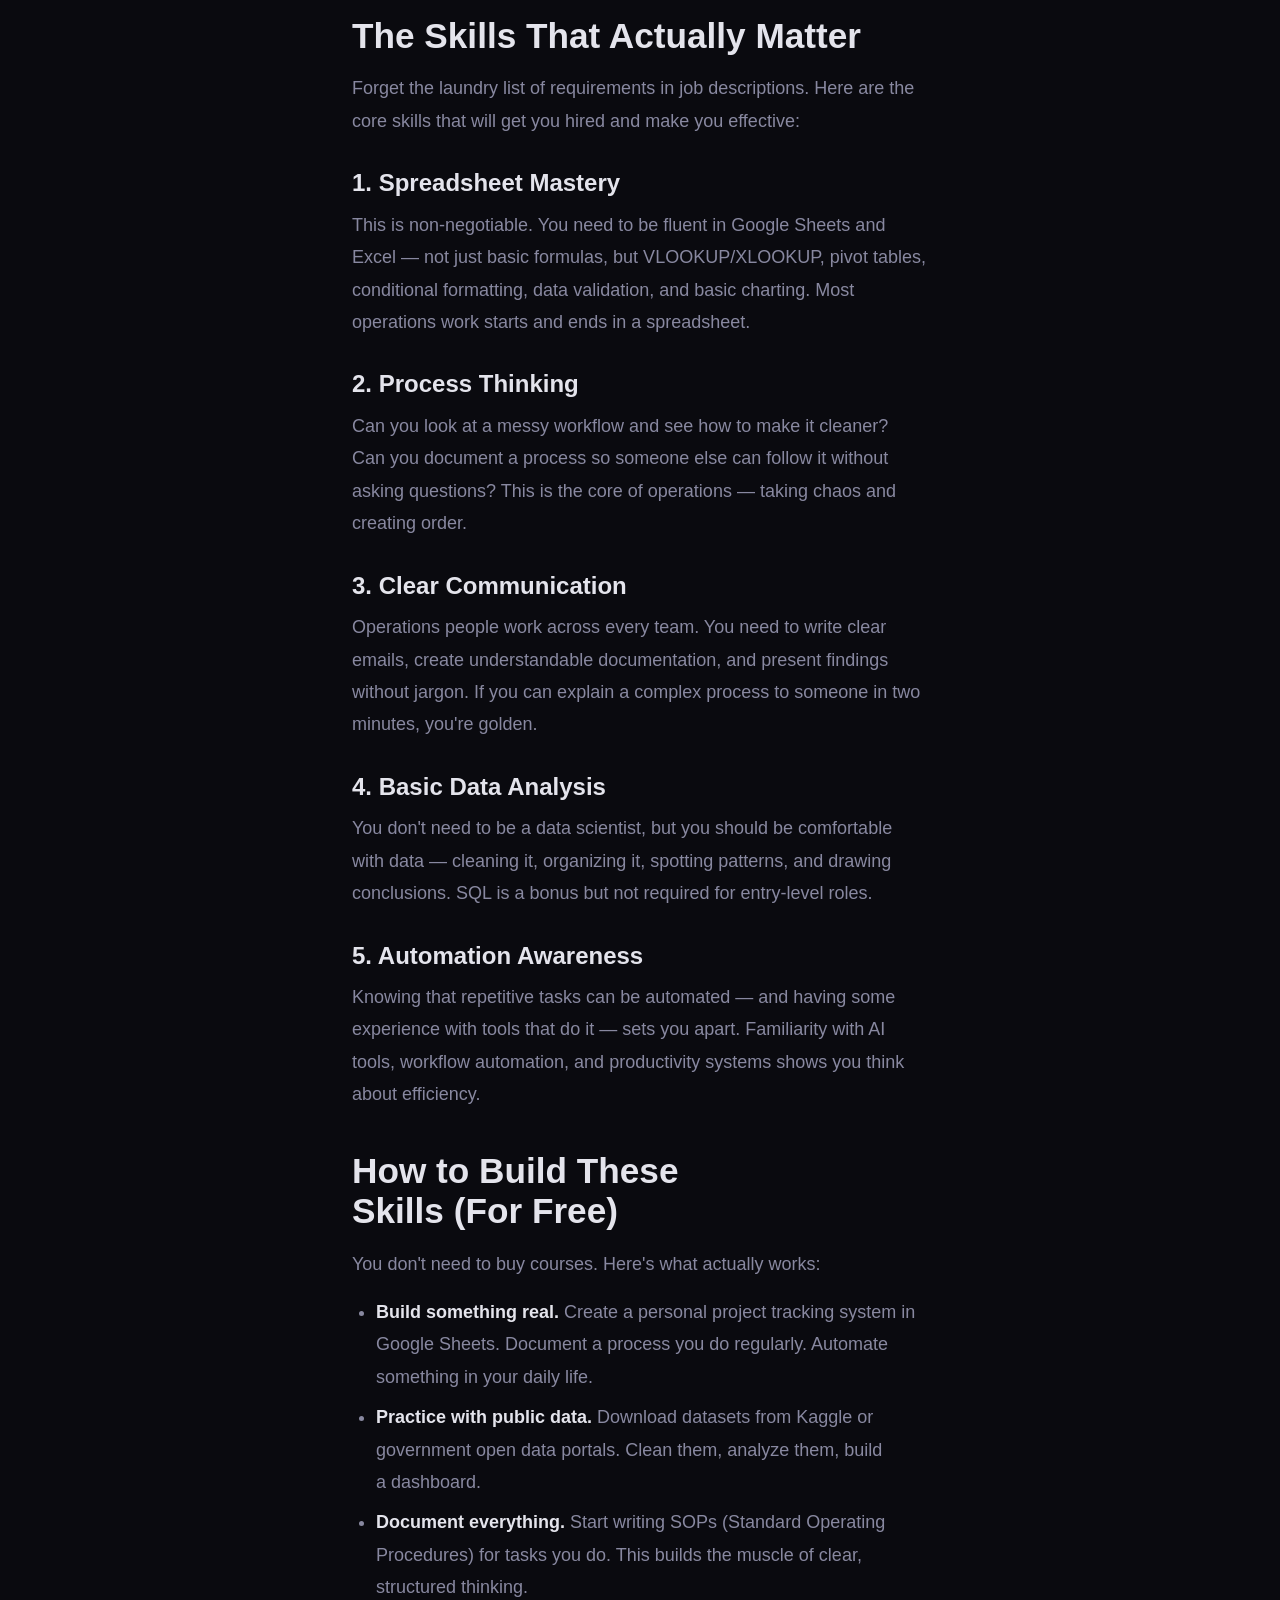
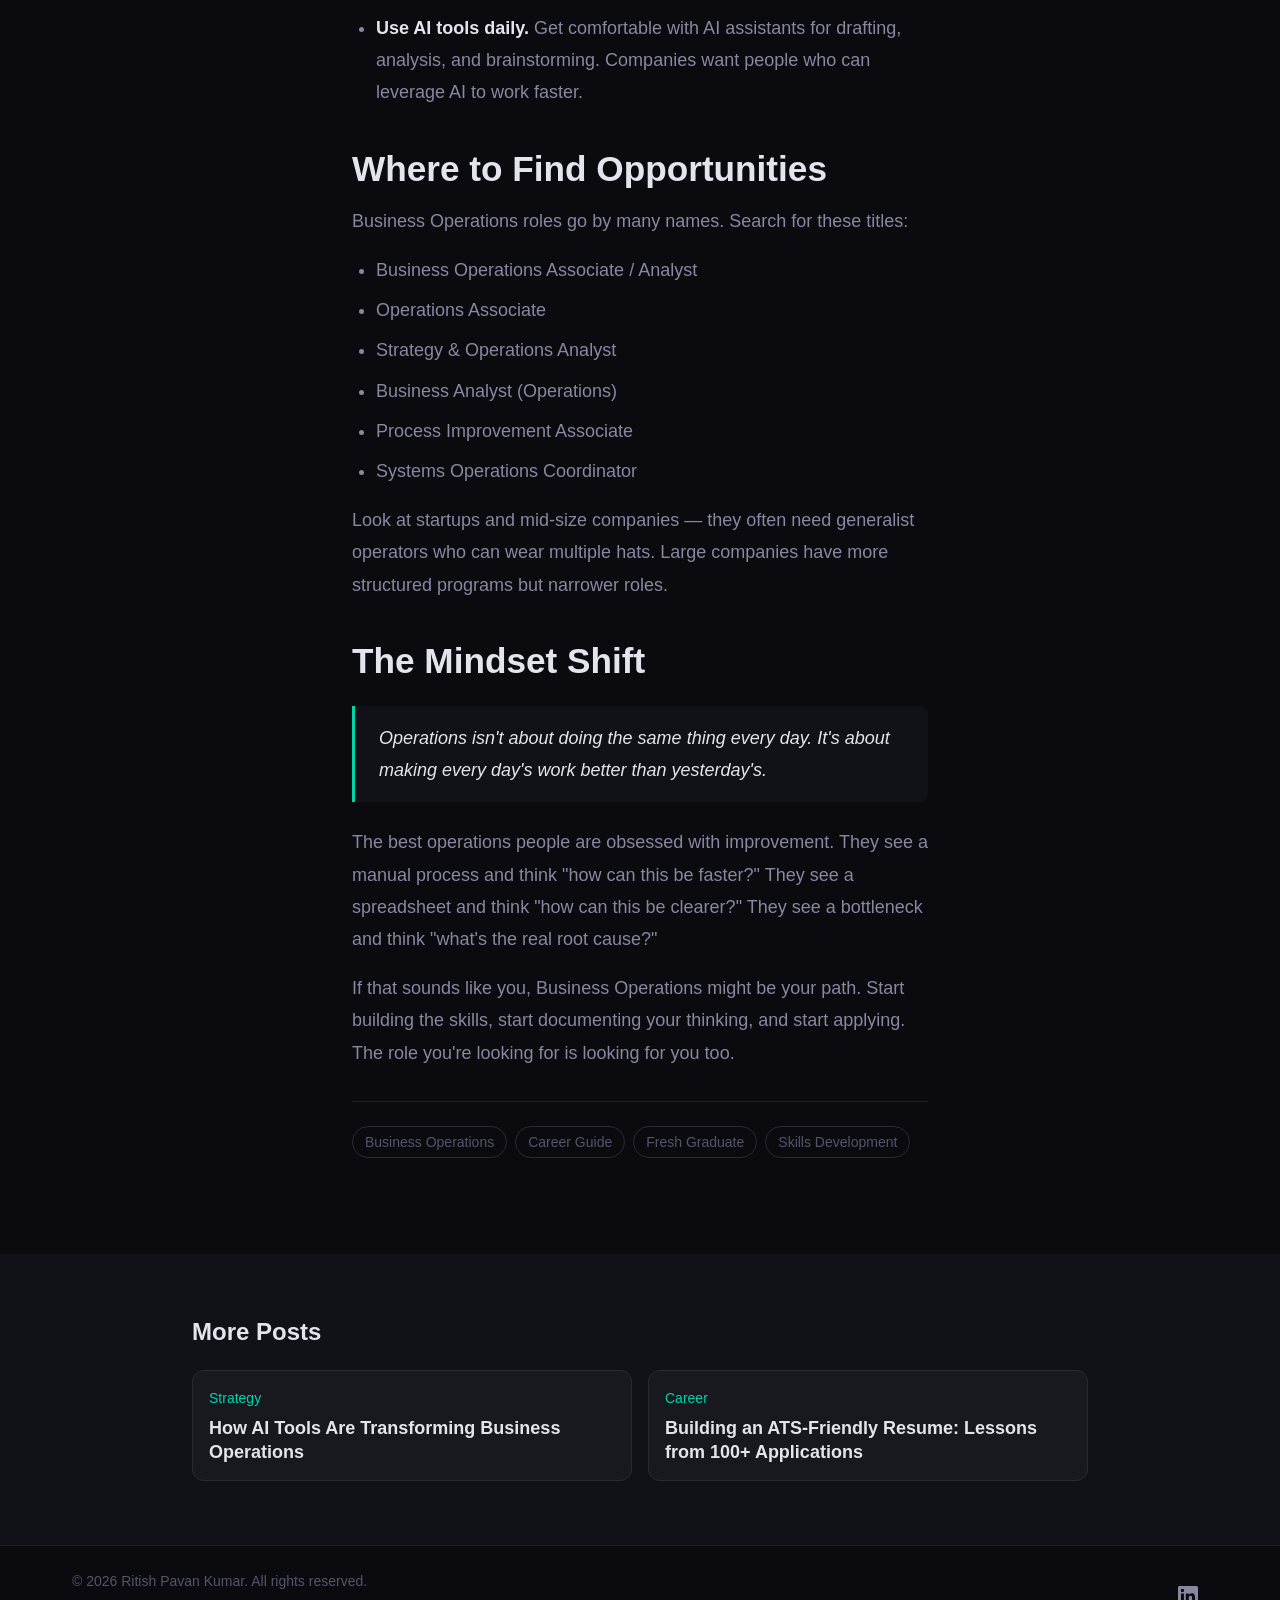
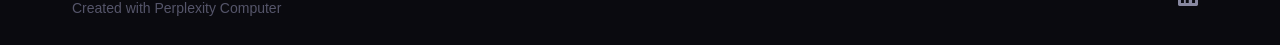
<file: blog/getting-started-business-operations.html>
<!DOCTYPE html>
<html lang="en" data-theme="dark">
<head>
<!--
   ______                            __
  / ____/___  ____ ___  ____  __  __/ /____  _____
 / /   / __ \/ __ `__ \/ __ \/ / / / __/ _ \/ ___/
/ /___/ /_/ / / / / / / /_/ / /_/ / /_/  __/ /
\____/\____/_/ /_/ /_/ .___/\__,_/\__/\___/_/
                    /_/
        Created with Perplexity Computer
        https://www.perplexity.ai/computer
-->
<meta name="generator" content="Perplexity Computer">
<meta name="author" content="Perplexity Computer">
<meta property="og:see_also" content="https://www.perplexity.ai/computer">
<link rel="author" href="https://www.perplexity.ai/computer">

<meta charset="UTF-8">
<meta name="viewport" content="width=device-width, initial-scale=1.0">
<title>Getting Started with Business Operations: A Beginner's Roadmap — Ritish Pavan Kumar</title>
<meta name="description" content="A practical guide for fresh graduates looking to break into Business Operations roles — what skills matter, how to build them, and where to find opportunities.">

<link href="https://api.fontshare.com/v2/css?f[]=clash-display@400,500,600,700&f[]=satoshi@300,400,500,700&display=swap" rel="stylesheet">
<link rel="stylesheet" href="../base.css">
<link rel="stylesheet" href="../style.css">
<link rel="stylesheet" href="../blog.css">
</head>
<body>

<!-- Header -->
<header class="header" id="header">
  <div class="header__inner">
    <a href="../index.html" class="header__logo" aria-label="Home">
      <svg width="32" height="32" viewBox="0 0 32 32" fill="none" aria-hidden="true">
        <circle cx="16" cy="16" r="14" stroke="currentColor" stroke-width="1.5"/>
        <circle cx="16" cy="16" r="4" fill="var(--color-accent)"/>
        <line x1="16" y1="2" x2="16" y2="12" stroke="var(--color-accent)" stroke-width="1.5"/>
        <line x1="16" y1="20" x2="16" y2="30" stroke="var(--color-accent)" stroke-width="1.5"/>
        <line x1="2" y1="16" x2="12" y2="16" stroke="var(--color-accent)" stroke-width="1.5"/>
        <line x1="20" y1="16" x2="30" y2="16" stroke="var(--color-accent)" stroke-width="1.5"/>
      </svg>
      <span class="header__name">RPK</span>
    </a>
    <nav class="header__nav" aria-label="Primary">
      <a href="../index.html#about" class="nav-link">About</a>
      <a href="../index.html#projects" class="nav-link">Projects</a>
      <a href="../index.html#blog" class="nav-link">Blog</a>
      <a href="../index.html#contact" class="nav-link">Contact</a>
    </nav>
    <div class="header__actions">
      <button data-theme-toggle aria-label="Switch to light mode" class="theme-toggle">
        <svg width="20" height="20" viewBox="0 0 24 24" fill="none" stroke="currentColor" stroke-width="2">
          <circle cx="12" cy="12" r="5"/><path d="M12 1v2M12 21v2M4.22 4.22l1.42 1.42M18.36 18.36l1.42 1.42M1 12h2M21 12h2M4.22 19.78l1.42-1.42M18.36 5.64l1.42-1.42"/>
        </svg>
      </button>
    </div>
  </div>
</header>

<main>
  <!-- Post Header -->
  <section class="post-header">
    <div class="container">
      <a href="../index.html#blog" class="post-back">
        <svg viewBox="0 0 24 24" fill="none" stroke="currentColor" stroke-width="2"><path d="M19 12H5M12 19l-7-7 7-7"/></svg>
        Back to all posts
      </a>
      <div class="post-meta">
        <time>March 15, 2026</time>
        <span class="post-category">Business Ops</span>
        <span class="post-read-time">6 min read</span>
      </div>
      <h1 class="post-title">Getting Started with Business Operations: A Beginner's Roadmap</h1>
      <p class="post-subtitle">A practical guide for fresh graduates looking to break into Business Operations roles — what skills matter, how to build them, and where to find opportunities.</p>
    </div>
  </section>

  <!-- Post Body -->
  <section class="post-body">
    <div class="container">
      <article class="post-content">

        <p>Breaking into Business Operations as a fresh graduate can feel overwhelming. The role titles are vague, the job descriptions seem to require five years of experience you don't have, and nobody in college ever talked about "ops" as a career path. But here's the thing — Business Operations is one of the most accessible and rewarding entry points into the corporate world, especially if you're analytical, organized, and love making things work better.</p>

        <p>This post is the roadmap I wish I had when I started.</p>

        <h2>What Exactly Is Business Operations?</h2>

        <p>Business Operations (or "Biz Ops") is the function that keeps a company running smoothly. While sales teams sell and engineers build, operations teams make sure everything in between actually works — processes, systems, data flows, reporting, and cross-functional coordination.</p>

        <p>In practice, a Biz Ops role might involve:</p>

        <ul>
          <li><strong>Process design and documentation</strong> — Mapping out how work flows through teams and finding bottlenecks</li>
          <li><strong>Data analysis and reporting</strong> — Building dashboards, tracking KPIs, and surfacing insights for leadership</li>
          <li><strong>Systems management</strong> — Setting up and maintaining the tools teams use (CRMs, project management, automation)</li>
          <li><strong>Cross-functional coordination</strong> — Being the glue between sales, marketing, product, and engineering</li>
          <li><strong>Strategy support</strong> — Researching markets, analyzing competitors, and preparing materials for strategic decisions</li>
        </ul>

        <h2>The Skills That Actually Matter</h2>

        <p>Forget the laundry list of requirements in job descriptions. Here are the core skills that will get you hired and make you effective:</p>

        <h3>1. Spreadsheet Mastery</h3>
        <p>This is non-negotiable. You need to be fluent in Google Sheets and Excel — not just basic formulas, but VLOOKUP/XLOOKUP, pivot tables, conditional formatting, data validation, and basic charting. Most operations work starts and ends in a spreadsheet.</p>

        <h3>2. Process Thinking</h3>
        <p>Can you look at a messy workflow and see how to make it cleaner? Can you document a process so someone else can follow it without asking questions? This is the core of operations — taking chaos and creating order.</p>

        <h3>3. Clear Communication</h3>
        <p>Operations people work across every team. You need to write clear emails, create understandable documentation, and present findings without jargon. If you can explain a complex process to someone in two minutes, you're golden.</p>

        <h3>4. Basic Data Analysis</h3>
        <p>You don't need to be a data scientist, but you should be comfortable with data — cleaning it, organizing it, spotting patterns, and drawing conclusions. SQL is a bonus but not required for entry-level roles.</p>

        <h3>5. Automation Awareness</h3>
        <p>Knowing that repetitive tasks can be automated — and having some experience with tools that do it — sets you apart. Familiarity with AI tools, workflow automation, and productivity systems shows you think about efficiency.</p>

        <h2>How to Build These Skills (For Free)</h2>

        <p>You don't need to buy courses. Here's what actually works:</p>

        <ul>
          <li><strong>Build something real.</strong> Create a personal project tracking system in Google Sheets. Document a process you do regularly. Automate something in your daily life.</li>
          <li><strong>Practice with public data.</strong> Download datasets from Kaggle or government open data portals. Clean them, analyze them, build a dashboard.</li>
          <li><strong>Document everything.</strong> Start writing SOPs (Standard Operating Procedures) for tasks you do. This builds the muscle of clear, structured thinking.</li>
          <li><strong>Use AI tools daily.</strong> Get comfortable with AI assistants for drafting, analysis, and brainstorming. Companies want people who can leverage AI to work faster.</li>
        </ul>

        <h2>Where to Find Opportunities</h2>

        <p>Business Operations roles go by many names. Search for these titles:</p>

        <ul>
          <li>Business Operations Associate / Analyst</li>
          <li>Operations Associate</li>
          <li>Strategy & Operations Analyst</li>
          <li>Business Analyst (Operations)</li>
          <li>Process Improvement Associate</li>
          <li>Systems Operations Coordinator</li>
        </ul>

        <p>Look at startups and mid-size companies — they often need generalist operators who can wear multiple hats. Large companies have more structured programs but narrower roles.</p>

        <h2>The Mindset Shift</h2>

        <blockquote>
          <p>Operations isn't about doing the same thing every day. It's about making every day's work better than yesterday's.</p>
        </blockquote>

        <p>The best operations people are obsessed with improvement. They see a manual process and think "how can this be faster?" They see a spreadsheet and think "how can this be clearer?" They see a bottleneck and think "what's the real root cause?"</p>

        <p>If that sounds like you, Business Operations might be your path. Start building the skills, start documenting your thinking, and start applying. The role you're looking for is looking for you too.</p>

        <div class="post-tags">
          <span>Business Operations</span>
          <span>Career Guide</span>
          <span>Fresh Graduate</span>
          <span>Skills Development</span>
        </div>
      </article>
    </div>
  </section>

  <!-- Related Posts -->
  <section class="related-posts">
    <div class="container">
      <h2 class="related-posts__title">More Posts</h2>
      <div class="related-posts__grid">
        <a href="./ai-tools-business-operations.html" class="related-card">
          <div class="related-card__category">Strategy</div>
          <div class="related-card__title">How AI Tools Are Transforming Business Operations</div>
        </a>
        <a href="./ats-friendly-resume.html" class="related-card">
          <div class="related-card__category">Career</div>
          <div class="related-card__title">Building an ATS-Friendly Resume: Lessons from 100+ Applications</div>
        </a>
      </div>
    </div>
  </section>
</main>

<footer class="footer">
  <div class="container footer__inner">
    <div class="footer__left">
      <p class="footer__copy">&copy; 2026 Ritish Pavan Kumar. All rights reserved.</p>
      <a href="https://www.perplexity.ai/computer" target="_blank" rel="noopener noreferrer" class="footer__attribution">Created with Perplexity Computer</a>
    </div>
    <div class="footer__social">
      <a href="https://www.linkedin.com/in/ritishpavankumar" target="_blank" rel="noopener noreferrer" aria-label="LinkedIn" class="social-icon">
        <svg width="20" height="20" viewBox="0 0 24 24" fill="currentColor"><path d="M20.447 20.452h-3.554v-5.569c0-1.328-.027-3.037-1.852-3.037-1.853 0-2.136 1.445-2.136 2.939v5.667H9.351V9h3.414v1.561h.046c.477-.9 1.637-1.85 3.37-1.85 3.601 0 4.267 2.37 4.267 5.455v6.286zM5.337 7.433a2.062 2.062 0 01-2.063-2.065 2.064 2.064 0 112.063 2.065zm1.782 13.019H3.555V9h3.564v11.452zM22.225 0H1.771C.792 0 0 .774 0 1.729v20.542C0 23.227.792 24 1.771 24h20.451C23.2 24 24 23.227 24 22.271V1.729C24 .774 23.2 0 22.222 0h.003z"/></svg>
      </a>
    </div>
  </div>
</footer>

<script src="../app.js" defer></script>
</body>
</html>
</file>
<file: base.css>
/* base.css */
*, *::before, *::after { box-sizing: border-box; margin: 0; padding: 0; }

html {
  -moz-text-size-adjust: none;
  -webkit-text-size-adjust: none;
  text-size-adjust: none;
  -webkit-font-smoothing: antialiased;
  -moz-osx-font-smoothing: grayscale;
  text-rendering: optimizeLegibility;
  scroll-behavior: smooth;
  hanging-punctuation: first last;
  scroll-padding-top: var(--space-16);
}

body {
  min-height: 100dvh;
  line-height: 1.6;
  font-family: var(--font-body, sans-serif);
  font-size: var(--text-base);
  color: var(--color-text);
  background-color: var(--color-bg);
}

img, picture, video, canvas, svg { display: block; max-width: 100%; height: auto; }
ul[role="list"], ol[role="list"] { list-style: none; }
input, button, textarea, select { font: inherit; color: inherit; }

h1, h2, h3, h4, h5, h6 { text-wrap: balance; line-height: 1.15; }
p, li, figcaption { text-wrap: pretty; max-width: 72ch; }

::selection {
  background: oklch(from var(--color-accent) l c h / 0.3);
  color: var(--color-text);
}

:focus-visible {
  outline: 2px solid var(--color-accent);
  outline-offset: 3px;
  border-radius: var(--radius-sm);
}

@media (prefers-reduced-motion: reduce) {
  *, *::before, *::after {
    animation-duration: 0.01ms !important;
    animation-iteration-count: 1 !important;
    transition-duration: 0.01ms !important;
    scroll-behavior: auto !important;
  }
}

button { cursor: pointer; background: none; border: none; }
table { border-collapse: collapse; width: 100%; }

a, button, [role="button"], [role="link"], input, textarea, select {
  transition: color var(--transition-interactive),
              background var(--transition-interactive),
              border-color var(--transition-interactive),
              box-shadow var(--transition-interactive);
}

.sr-only {
  position: absolute; width: 1px; height: 1px; padding: 0; margin: -1px;
  overflow: hidden; clip: rect(0, 0, 0, 0); white-space: nowrap; border-width: 0;
}
</file>
<file: style.css>
/* ============================================
   DESIGN TOKENS
   ============================================ */

:root {
  /* Type Scale (fluid clamp) */
  --text-xs:   clamp(0.75rem,  0.7rem  + 0.25vw, 0.875rem);
  --text-sm:   clamp(0.875rem, 0.8rem  + 0.35vw, 1rem);
  --text-base: clamp(1rem,     0.95rem + 0.25vw, 1.125rem);
  --text-lg:   clamp(1.125rem, 1rem    + 0.75vw, 1.5rem);
  --text-xl:   clamp(1.5rem,   1.2rem  + 1.25vw, 2.25rem);
  --text-2xl:  clamp(2rem,     1.2rem  + 2.5vw,  3.5rem);
  --text-3xl:  clamp(2.5rem,   1rem    + 4vw,    5rem);
  --text-hero: clamp(3rem,     0.5rem  + 7vw,    8rem);

  /* Spacing (4px base) */
  --space-1:  0.25rem;
  --space-2:  0.5rem;
  --space-3:  0.75rem;
  --space-4:  1rem;
  --space-5:  1.25rem;
  --space-6:  1.5rem;
  --space-8:  2rem;
  --space-10: 2.5rem;
  --space-12: 3rem;
  --space-16: 4rem;
  --space-20: 5rem;
  --space-24: 6rem;
  --space-32: 8rem;

  /* Fonts */
  --font-display: 'Clash Display', 'Arial Black', sans-serif;
  --font-body: 'Satoshi', 'Inter', 'Helvetica Neue', sans-serif;

  /* Radius */
  --radius-sm: 0.375rem;
  --radius-md: 0.5rem;
  --radius-lg: 0.75rem;
  --radius-xl: 1rem;
  --radius-full: 9999px;

  /* Transitions */
  --transition-interactive: 180ms cubic-bezier(0.16, 1, 0.3, 1);

  /* Content widths */
  --content-narrow: 640px;
  --content-default: 960px;
  --content-wide: 1200px;
  --content-full: 100%;
}

/* ============================================
   DARK THEME (Default)
   ============================================ */
:root, [data-theme="dark"] {
  --color-bg:          #0a0a0f;
  --color-surface:     #111118;
  --color-surface-2:   #18181f;
  --color-surface-alt: #0e0e14;
  --color-border:      #2a2a35;
  --color-divider:     #1e1e28;

  --color-text:        #e4e4ec;
  --color-text-muted:  #8888a0;
  --color-text-faint:  #55556a;

  --color-accent:      #00d4aa;
  --color-accent-hover:#00b893;
  --color-accent-glow: rgba(0, 212, 170, 0.15);

  --shadow-sm: 0 1px 2px rgba(0,0,0,0.3);
  --shadow-md: 0 4px 12px rgba(0,0,0,0.4);
  --shadow-lg: 0 12px 32px rgba(0,0,0,0.5);
}

/* ============================================
   LIGHT THEME
   ============================================ */
[data-theme="light"] {
  --color-bg:          #f5f5f7;
  --color-surface:     #ffffff;
  --color-surface-2:   #fafafa;
  --color-surface-alt: #eeeef0;
  --color-border:      #d4d4dc;
  --color-divider:     #e2e2e8;

  --color-text:        #1a1a2e;
  --color-text-muted:  #6b6b80;
  --color-text-faint:  #a0a0b0;

  --color-accent:      #00967a;
  --color-accent-hover:#007d66;
  --color-accent-glow: rgba(0, 150, 122, 0.1);

  --shadow-sm: 0 1px 2px rgba(0,0,0,0.06);
  --shadow-md: 0 4px 12px rgba(0,0,0,0.08);
  --shadow-lg: 0 12px 32px rgba(0,0,0,0.12);
}

/* ============================================
   LAYOUT
   ============================================ */
.container {
  max-width: var(--content-wide);
  margin-inline: auto;
  padding-inline: var(--space-4);
}

@media (min-width: 768px) {
  .container { padding-inline: var(--space-8); }
}

.section {
  padding-block: clamp(var(--space-12), 8vw, var(--space-32));
}

.section--alt {
  background-color: var(--color-surface);
}

.section-header {
  margin-bottom: var(--space-10);
}

.section-label {
  font-family: var(--font-body);
  font-size: var(--text-xs);
  font-weight: 500;
  color: var(--color-accent);
  text-transform: uppercase;
  letter-spacing: 0.15em;
  display: block;
  margin-bottom: var(--space-2);
}

.section-title {
  font-family: var(--font-display);
  font-size: var(--text-xl);
  font-weight: 600;
  color: var(--color-text);
}

/* ============================================
   HEADER
   ============================================ */
.header {
  position: sticky;
  top: 0;
  z-index: 50;
  background: oklch(from var(--color-bg) l c h / 0.85);
  backdrop-filter: blur(16px);
  -webkit-backdrop-filter: blur(16px);
  border-bottom: 1px solid var(--color-divider);
  transition: transform 0.3s cubic-bezier(0.16, 1, 0.3, 1);
}

.header__inner {
  max-width: var(--content-wide);
  margin-inline: auto;
  padding: var(--space-3) var(--space-4);
  display: flex;
  align-items: center;
  justify-content: space-between;
}

@media (min-width: 768px) {
  .header__inner { padding-inline: var(--space-8); }
}

.header__logo {
  display: flex;
  align-items: center;
  gap: var(--space-2);
  text-decoration: none;
  color: var(--color-text);
}

.header__logo svg {
  display: inline-block;
}

.header__name {
  font-family: var(--font-display);
  font-weight: 600;
  font-size: var(--text-sm);
  letter-spacing: 0.05em;
}

.header__nav {
  display: none;
  gap: var(--space-6);
}

@media (min-width: 768px) {
  .header__nav { display: flex; }
}

.nav-link {
  font-size: var(--text-sm);
  font-weight: 500;
  color: var(--color-text-muted);
  text-decoration: none;
  position: relative;
  padding: var(--space-1) 0;
}

.nav-link:hover {
  color: var(--color-accent);
}

.nav-link::after {
  content: '';
  position: absolute;
  bottom: -2px;
  left: 0;
  width: 0;
  height: 2px;
  background: var(--color-accent);
  transition: width 0.3s ease;
}

.nav-link:hover::after {
  width: 100%;
}

.header__actions {
  display: flex;
  align-items: center;
  gap: var(--space-3);
}

.theme-toggle {
  width: 40px;
  height: 40px;
  display: flex;
  align-items: center;
  justify-content: center;
  border-radius: var(--radius-md);
  color: var(--color-text-muted);
}

.theme-toggle:hover {
  color: var(--color-accent);
  background: var(--color-accent-glow);
}

/* Hamburger */
.hamburger {
  display: flex;
  flex-direction: column;
  gap: 5px;
  width: 40px;
  height: 40px;
  align-items: center;
  justify-content: center;
  border-radius: var(--radius-md);
}

@media (min-width: 768px) {
  .hamburger { display: none; }
}

.hamburger span {
  display: block;
  width: 20px;
  height: 2px;
  background: var(--color-text);
  border-radius: 1px;
  transition: all 0.3s ease;
}

.hamburger.active span:nth-child(1) {
  transform: translateY(7px) rotate(45deg);
}
.hamburger.active span:nth-child(2) {
  opacity: 0;
}
.hamburger.active span:nth-child(3) {
  transform: translateY(-7px) rotate(-45deg);
}

/* Mobile Nav */
.mobile-nav {
  position: fixed;
  top: 0;
  left: 0;
  right: 0;
  bottom: 0;
  z-index: 40;
  background: var(--color-bg);
  display: flex;
  align-items: center;
  justify-content: center;
  text-align: center;
  opacity: 0;
  pointer-events: none;
  transition: opacity 0.3s ease;
}

.mobile-nav.active {
  opacity: 1;
  pointer-events: auto;
}

.mobile-nav__link {
  display: block;
  font-family: var(--font-display);
  font-size: var(--text-xl);
  font-weight: 600;
  color: var(--color-text);
  text-decoration: none;
  padding: var(--space-4) 0;
}

.mobile-nav__link:hover {
  color: var(--color-accent);
}

/* ============================================
   HERO
   ============================================ */
.hero {
  position: relative;
  min-height: 100vh;
  display: flex;
  align-items: center;
  justify-content: center;
  padding: var(--space-16) var(--space-4);
  overflow: hidden;
}

.hero__grid-bg {
  position: absolute;
  inset: 0;
  background-image:
    linear-gradient(var(--color-divider) 1px, transparent 1px),
    linear-gradient(90deg, var(--color-divider) 1px, transparent 1px);
  background-size: 60px 60px;
  mask-image: radial-gradient(ellipse 70% 60% at 50% 40%, black 20%, transparent 100%);
  -webkit-mask-image: radial-gradient(ellipse 70% 60% at 50% 40%, black 20%, transparent 100%);
  opacity: 0.4;
}

.hero__content {
  position: relative;
  text-align: center;
  max-width: 800px;
}

.hero__label {
  font-size: var(--text-xs);
  font-weight: 500;
  color: var(--color-accent);
  text-transform: uppercase;
  letter-spacing: 0.2em;
  margin-bottom: var(--space-6);
}

.hero__title {
  font-family: var(--font-display);
  font-size: var(--text-hero);
  font-weight: 700;
  color: var(--color-text);
  line-height: 1.05;
  margin-bottom: var(--space-6);
}

.hero__subtitle {
  font-size: var(--text-base);
  color: var(--color-text-muted);
  max-width: 540px;
  margin-inline: auto;
  margin-bottom: var(--space-8);
  line-height: 1.7;
}

.hero__cta {
  display: flex;
  gap: var(--space-4);
  justify-content: center;
  flex-wrap: wrap;
}

.hero__scroll {
  position: absolute;
  bottom: var(--space-8);
  left: 50%;
  transform: translateX(-50%);
  display: flex;
  flex-direction: column;
  align-items: center;
  gap: var(--space-2);
  color: var(--color-text-faint);
  font-size: var(--text-xs);
  letter-spacing: 0.1em;
  text-transform: uppercase;
}

.hero__scroll-line {
  width: 1px;
  height: 40px;
  background: linear-gradient(to bottom, var(--color-accent), transparent);
  animation: scrollPulse 2s ease-in-out infinite;
}

@keyframes scrollPulse {
  0%, 100% { opacity: 0.3; }
  50% { opacity: 1; }
}

/* ============================================
   BUTTONS
   ============================================ */
.btn {
  display: inline-flex;
  align-items: center;
  justify-content: center;
  gap: var(--space-2);
  padding: var(--space-3) var(--space-6);
  font-family: var(--font-body);
  font-size: var(--text-sm);
  font-weight: 600;
  text-decoration: none;
  border-radius: var(--radius-md);
  transition: all var(--transition-interactive);
  min-height: 44px;
}

.btn--primary {
  background: var(--color-accent);
  color: #0a0a0f;
}

.btn--primary:hover {
  background: var(--color-accent-hover);
  box-shadow: 0 0 20px var(--color-accent-glow);
}

.btn--outline {
  background: transparent;
  color: var(--color-text);
  border: 1px solid var(--color-border);
}

.btn--outline:hover {
  border-color: var(--color-accent);
  color: var(--color-accent);
}

.btn--full {
  width: 100%;
}

/* ============================================
   ABOUT
   ============================================ */
.about__grid {
  display: grid;
  gap: var(--space-10);
}

@media (min-width: 768px) {
  .about__grid {
    grid-template-columns: 1.2fr 1fr;
    gap: var(--space-12);
  }
}

.about__text p {
  color: var(--color-text-muted);
  margin-bottom: var(--space-4);
  line-height: 1.7;
}

.about__text p:last-child {
  margin-bottom: 0;
}

.about__skills-title {
  font-family: var(--font-display);
  font-size: var(--text-lg);
  font-weight: 600;
  margin-bottom: var(--space-4);
}

.skills-grid {
  display: flex;
  flex-wrap: wrap;
  gap: var(--space-2);
}

.skill-tag {
  padding: var(--space-2) var(--space-3);
  background: var(--color-accent-glow);
  color: var(--color-accent);
  font-size: var(--text-xs);
  font-weight: 500;
  border-radius: var(--radius-full);
  border: 1px solid oklch(from var(--color-accent) l c h / 0.2);
}

/* ============================================
   PROJECTS
   ============================================ */
.projects__grid {
  display: grid;
  gap: var(--space-6);
}

@media (min-width: 768px) {
  .projects__grid {
    grid-template-columns: repeat(2, 1fr);
  }
}

.project-card {
  background: var(--color-surface-2);
  border: 1px solid var(--color-border);
  border-radius: var(--radius-lg);
  padding: var(--space-6);
  transition: all 0.3s ease;
  position: relative;
  overflow: hidden;
}

.project-card::before {
  content: '';
  position: absolute;
  top: 0;
  left: 0;
  right: 0;
  height: 2px;
  background: linear-gradient(90deg, var(--color-accent), transparent);
  opacity: 0;
  transition: opacity 0.3s ease;
}

.project-card:hover {
  border-color: oklch(from var(--color-accent) l c h / 0.3);
  transform: translateY(-2px);
  box-shadow: var(--shadow-md);
}

.project-card:hover::before {
  opacity: 1;
}

.project-card--featured {
  grid-column: 1 / -1;
}

@media (min-width: 768px) {
  .project-card--featured {
    padding: var(--space-8);
  }
}

.project-card__number {
  font-family: var(--font-display);
  font-size: var(--text-xs);
  font-weight: 600;
  color: var(--color-accent);
  margin-bottom: var(--space-3);
}

.project-card__title {
  font-family: var(--font-display);
  font-size: var(--text-lg);
  font-weight: 600;
  margin-bottom: var(--space-3);
}

.project-card__link {
  color: var(--color-text);
  text-decoration: none;
  transition: color var(--transition-interactive);
}

.project-card__link:hover {
  color: var(--color-accent);
}

.project-card__desc {
  font-size: var(--text-sm);
  color: var(--color-text-muted);
  line-height: 1.7;
  margin-bottom: var(--space-4);
}

.project-card__tags {
  display: flex;
  flex-wrap: wrap;
  gap: var(--space-2);
}

.project-card__tags span {
  font-size: var(--text-xs);
  color: var(--color-text-faint);
  padding: var(--space-1) var(--space-3);
  border: 1px solid var(--color-border);
  border-radius: var(--radius-full);
}

/* ============================================
   BLOG
   ============================================ */
.blog__grid {
  display: grid;
  gap: var(--space-6);
}

@media (min-width: 768px) {
  .blog__grid {
    grid-template-columns: repeat(3, 1fr);
  }
}

.blog-card {
  padding: var(--space-6);
  background: var(--color-surface);
  border: 1px solid var(--color-border);
  border-radius: var(--radius-lg);
  transition: all 0.3s ease;
}

.blog-card:hover {
  border-color: oklch(from var(--color-accent) l c h / 0.3);
  transform: translateY(-2px);
}

.blog-card__meta {
  display: flex;
  align-items: center;
  gap: var(--space-3);
  margin-bottom: var(--space-3);
}

.blog-card__meta time {
  font-size: var(--text-xs);
  color: var(--color-text-faint);
}

.blog-card__category {
  font-size: var(--text-xs);
  font-weight: 500;
  color: var(--color-accent);
  padding: var(--space-1) var(--space-2);
  background: var(--color-accent-glow);
  border-radius: var(--radius-sm);
}

.blog-card__title {
  font-family: var(--font-display);
  font-size: var(--text-base);
  font-weight: 600;
  margin-bottom: var(--space-2);
  line-height: 1.3;
}

.blog-card__excerpt {
  font-size: var(--text-sm);
  color: var(--color-text-muted);
  line-height: 1.6;
}

.blog-card--link {
  display: block;
  text-decoration: none;
  color: inherit;
  cursor: pointer;
}

.blog-card__read {
  display: inline-block;
  margin-top: var(--space-3);
  font-size: var(--text-sm);
  font-weight: 500;
  color: var(--color-accent);
  transition: transform 0.2s ease;
}

.blog-card--link:hover .blog-card__read {
  transform: translateX(4px);
}

/* ============================================
   CONTACT
   ============================================ */
.contact__grid {
  display: grid;
  gap: var(--space-10);
}

@media (min-width: 768px) {
  .contact__grid {
    grid-template-columns: 1fr 1.3fr;
    gap: var(--space-12);
  }
}

.contact__text p {
  color: var(--color-text-muted);
  line-height: 1.7;
  margin-bottom: var(--space-6);
}

.contact__links {
  display: flex;
  flex-direction: column;
  gap: var(--space-3);
}

.contact__link {
  display: inline-flex;
  align-items: center;
  gap: var(--space-2);
  color: var(--color-text);
  text-decoration: none;
  font-size: var(--text-sm);
}

.contact__link:hover {
  color: var(--color-accent);
}

.contact__link i {
  font-size: 1.25rem;
  color: var(--color-accent);
}

.contact__form {
  display: flex;
  flex-direction: column;
  gap: var(--space-4);
}

.form-group label {
  display: block;
  font-size: var(--text-sm);
  font-weight: 500;
  margin-bottom: var(--space-2);
  color: var(--color-text);
}

.form-group input,
.form-group textarea {
  width: 100%;
  padding: var(--space-3) var(--space-4);
  background: var(--color-surface-2);
  border: 1px solid var(--color-border);
  border-radius: var(--radius-md);
  font-size: var(--text-sm);
  color: var(--color-text);
  transition: all var(--transition-interactive);
}

.form-group input::placeholder,
.form-group textarea::placeholder {
  color: var(--color-text-faint);
}

.form-group input:focus,
.form-group textarea:focus {
  outline: none;
  border-color: var(--color-accent);
  box-shadow: 0 0 0 3px var(--color-accent-glow);
}

.form-group textarea {
  resize: vertical;
  min-height: 120px;
}

.form-status {
  font-size: var(--text-sm);
  color: var(--color-accent);
  min-height: 1.5em;
}

/* ============================================
   FOOTER
   ============================================ */
.footer {
  border-top: 1px solid var(--color-divider);
  padding: var(--space-6) 0;
}

.footer__inner {
  display: flex;
  flex-direction: column;
  gap: var(--space-4);
  align-items: center;
  text-align: center;
}

@media (min-width: 768px) {
  .footer__inner {
    flex-direction: row;
    justify-content: space-between;
    text-align: left;
  }
}

.footer__copy {
  font-size: var(--text-xs);
  color: var(--color-text-faint);
}

.footer__attribution {
  font-size: var(--text-xs);
  color: var(--color-text-faint);
  text-decoration: none;
}

.footer__attribution:hover {
  color: var(--color-accent);
}

.footer__social {
  display: flex;
  gap: var(--space-3);
}

.social-icon {
  width: 40px;
  height: 40px;
  display: flex;
  align-items: center;
  justify-content: center;
  border-radius: var(--radius-md);
  color: var(--color-text-muted);
  text-decoration: none;
  transition: all var(--transition-interactive);
}

.social-icon:hover {
  color: var(--color-accent);
  background: var(--color-accent-glow);
}

.social-icon svg {
  display: inline-block;
}

/* ============================================
   SCROLL REVEAL ANIMATIONS
   ============================================ */
.reveal {
  opacity: 0;
  transform: translateY(20px);
  transition: opacity 0.6s ease, transform 0.6s ease;
}

.reveal.visible {
  opacity: 1;
  transform: translateY(0);
}

/* ============================================
   RESPONSIVE FINE-TUNING
   ============================================ */
@media (max-width: 480px) {
  .hero__title {
    font-size: clamp(2.2rem, 10vw, 3.5rem);
  }

  .project-card {
    padding: var(--space-4);
  }

  .blog-card {
    padding: var(--space-4);
  }
}
</file>
<file: blog.css>
/* ============================================
   BLOG POST STYLES
   ============================================ */

.post-header {
  padding-top: clamp(var(--space-16), 10vw, var(--space-24));
  padding-bottom: var(--space-10);
}

.post-header .container {
  max-width: var(--content-narrow);
}

.post-back {
  display: inline-flex;
  align-items: center;
  gap: var(--space-2);
  font-size: var(--text-sm);
  color: var(--color-text-muted);
  text-decoration: none;
  margin-bottom: var(--space-8);
  transition: color var(--transition-interactive);
}

.post-back:hover {
  color: var(--color-accent);
}

.post-back svg {
  display: inline-block;
  width: 16px;
  height: 16px;
}

.post-meta {
  display: flex;
  align-items: center;
  gap: var(--space-3);
  margin-bottom: var(--space-4);
}

.post-meta time {
  font-size: var(--text-xs);
  color: var(--color-text-faint);
}

.post-meta .post-category {
  font-size: var(--text-xs);
  font-weight: 500;
  color: var(--color-accent);
  padding: var(--space-1) var(--space-2);
  background: var(--color-accent-glow);
  border-radius: var(--radius-sm);
}

.post-meta .post-read-time {
  font-size: var(--text-xs);
  color: var(--color-text-faint);
}

.post-title {
  font-family: var(--font-display);
  font-size: var(--text-2xl);
  font-weight: 700;
  line-height: 1.1;
  margin-bottom: var(--space-4);
}

.post-subtitle {
  font-size: var(--text-base);
  color: var(--color-text-muted);
  line-height: 1.7;
}

/* Article body */
.post-body {
  padding-bottom: clamp(var(--space-12), 8vw, var(--space-24));
}

.post-body .container {
  max-width: var(--content-narrow);
}

.post-content h2 {
  font-family: var(--font-display);
  font-size: var(--text-xl);
  font-weight: 600;
  margin-top: var(--space-10);
  margin-bottom: var(--space-4);
}

.post-content h3 {
  font-family: var(--font-display);
  font-size: var(--text-lg);
  font-weight: 600;
  margin-top: var(--space-8);
  margin-bottom: var(--space-3);
}

.post-content p {
  color: var(--color-text-muted);
  line-height: 1.8;
  margin-bottom: var(--space-4);
}

.post-content ul,
.post-content ol {
  color: var(--color-text-muted);
  line-height: 1.8;
  margin-bottom: var(--space-4);
  padding-left: var(--space-6);
}

.post-content li {
  margin-bottom: var(--space-2);
}

.post-content strong {
  color: var(--color-text);
  font-weight: 600;
}

.post-content blockquote {
  border-left: 3px solid var(--color-accent);
  padding: var(--space-4) var(--space-6);
  margin: var(--space-6) 0;
  background: var(--color-surface);
  border-radius: 0 var(--radius-md) var(--radius-md) 0;
}

.post-content blockquote p {
  color: var(--color-text);
  font-style: italic;
  margin-bottom: 0;
}

.post-content hr {
  border: none;
  border-top: 1px solid var(--color-divider);
  margin: var(--space-8) 0;
}

/* Tags at bottom */
.post-tags {
  display: flex;
  flex-wrap: wrap;
  gap: var(--space-2);
  margin-top: var(--space-8);
  padding-top: var(--space-6);
  border-top: 1px solid var(--color-divider);
}

.post-tags span {
  font-size: var(--text-xs);
  color: var(--color-text-faint);
  padding: var(--space-1) var(--space-3);
  border: 1px solid var(--color-border);
  border-radius: var(--radius-full);
}

/* Related posts */
.related-posts {
  padding-block: clamp(var(--space-8), 6vw, var(--space-16));
  background: var(--color-surface);
}

.related-posts .container {
  max-width: var(--content-default);
}

.related-posts__title {
  font-family: var(--font-display);
  font-size: var(--text-lg);
  font-weight: 600;
  margin-bottom: var(--space-6);
}

.related-posts__grid {
  display: grid;
  gap: var(--space-4);
}

@media (min-width: 768px) {
  .related-posts__grid {
    grid-template-columns: repeat(2, 1fr);
  }
}

.related-card {
  display: block;
  padding: var(--space-4);
  background: var(--color-surface-2);
  border: 1px solid var(--color-border);
  border-radius: var(--radius-lg);
  text-decoration: none;
  transition: all 0.3s ease;
}

.related-card:hover {
  border-color: oklch(from var(--color-accent) l c h / 0.3);
  transform: translateY(-2px);
}

.related-card__category {
  font-size: var(--text-xs);
  font-weight: 500;
  color: var(--color-accent);
  margin-bottom: var(--space-2);
}

.related-card__title {
  font-family: var(--font-display);
  font-size: var(--text-base);
  font-weight: 600;
  color: var(--color-text);
  line-height: 1.3;
}
</file>
